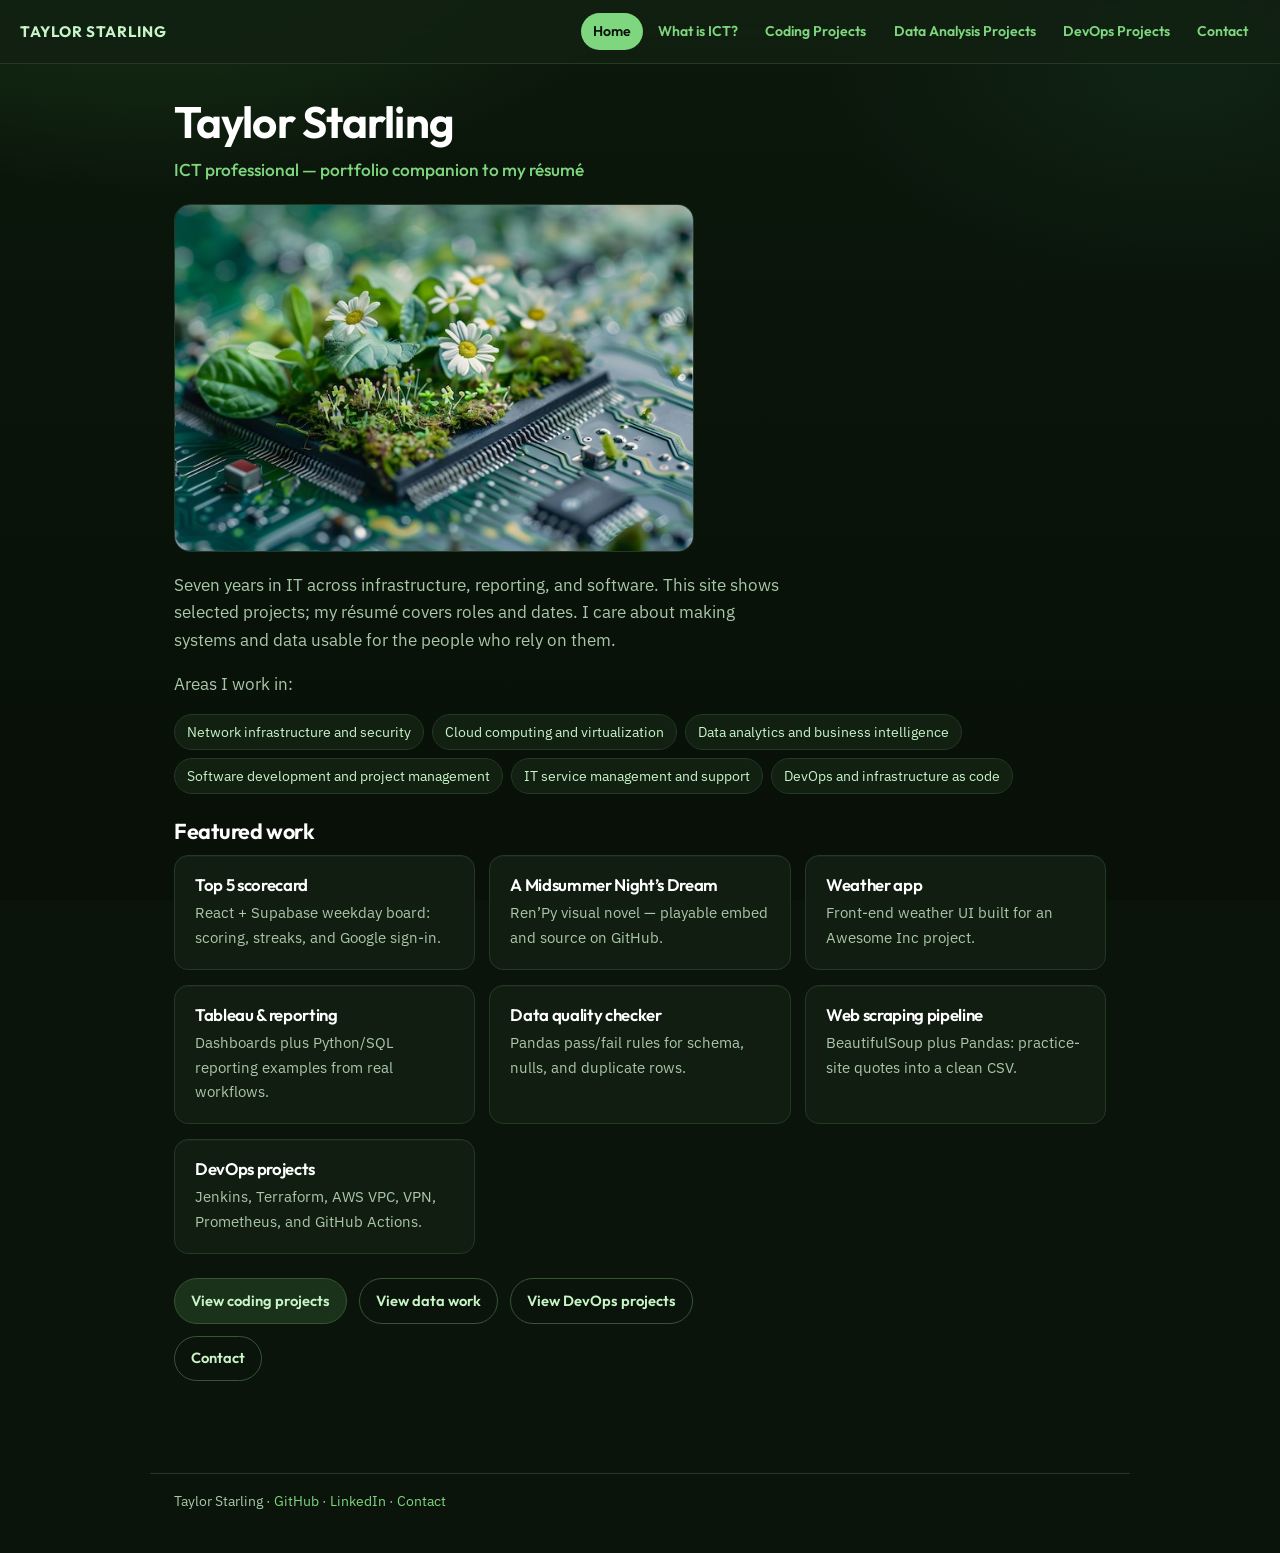
<file: index.html>
<!DOCTYPE html>
<html lang="en">
  <head>
    <meta charset="UTF-8" />
    <meta name="viewport" content="width=device-width, initial-scale=1.0" />
    <meta
      name="description"
      content="Portfolio for Taylor Starling — ICT professional. Networks, cloud, data, DevOps, and software projects to review with a résumé."
    />
    <meta property="og:type" content="website" />
    <meta property="og:title" content="Taylor Starling — ICT professional" />
    <meta
      property="og:description"
      content="Portfolio: networks, cloud, data analysis, and software projects."
    />
    <meta property="og:url" content="https://taystarlingtech.neocities.org/" />
    <meta
      property="og:image"
      content="https://taystarlingtech.neocities.org/images/greenflowerstech.jpg"
    />
    <meta name="twitter:card" content="summary_large_image" />

    <title>Taylor Starling — ICT professional</title>

    <link href="/style.css?v=20261119" rel="stylesheet" type="text/css" media="all" />
    <link rel="icon" type="image/png" href="/images/GreenTea.png" />
  </head>

  <body>
    <header class="site-header">
      <a class="nav-brand" href="/index.html">Taylor Starling</a>
      <nav class="site-nav" aria-label="Primary">
        <a href="/index.html" aria-current="page">Home</a>
        <a href="/What_Is_ICT.html">What is ICT?</a>
        <a href="/Coding_Projects.html">Coding Projects</a>
        <a href="/Data_Analysis_Projects.html">Data Analysis Projects</a>
        <a href="/DevOps_Projects.html">DevOps Projects</a>
        <a href="/Contact.html">Contact</a>
      </nav>
    </header>

    <main class="main">
      <h1>Taylor Starling</h1>
      <p class="tagline">ICT professional — portfolio companion to my résumé</p>

      <img
        src="/images/greenflowerstech.jpg"
        alt="White flowers on a circuit board"
        class="responsive hero-image reveal"
      />

      <p class="reveal">
        Seven years in IT across infrastructure, reporting, and software. This
        site shows selected projects; my résumé covers roles and dates. I care
        about making systems and data usable for the people who rely on them.
      </p>

      <p class="reveal">Areas I work in:</p>
      <ul class="skills reveal">
        <li>Network infrastructure and security</li>
        <li>Cloud computing and virtualization</li>
        <li>Data analytics and business intelligence</li>
        <li>Software development and project management</li>
        <li>IT service management and support</li>
        <li>DevOps and infrastructure as code</li>
      </ul>

      <h2 class="reveal">Featured work</h2>
      <div class="feature-grid">
        <article class="card feature-card reveal reveal-delay-1">
          <h3>
            <a href="/Coding_Projects.html#top-5">Top 5 scorecard</a>
          </h3>
          <p>React + Supabase weekday board: scoring, streaks, and Google sign-in.</p>
        </article>
        <article class="card feature-card reveal reveal-delay-2">
          <h3>
            <a href="/Coding_Projects.html">A Midsummer Night’s Dream</a>
          </h3>
          <p>Ren’Py visual novel — playable embed and source on GitHub.</p>
        </article>
        <article class="card feature-card reveal reveal-delay-3">
          <h3>
            <a href="/Coding_Projects.html">Weather app</a>
          </h3>
          <p>Front-end weather UI built for an Awesome Inc project.</p>
        </article>
        <article class="card feature-card reveal">
          <h3>
            <a href="/Data_Analysis_Projects.html">Tableau &amp; reporting</a>
          </h3>
          <p>Dashboards plus Python/SQL reporting examples from real workflows.</p>
        </article>
        <article class="card feature-card reveal reveal-delay-1">
          <h3>
            <a href="/Data_Analysis_Projects.html#data-quality-checker">Data quality checker</a>
          </h3>
          <p>Pandas pass/fail rules for schema, nulls, and duplicate rows.</p>
        </article>
        <article class="card feature-card reveal reveal-delay-2">
          <h3>
            <a href="/Data_Analysis_Projects.html#web-scraping-pipeline">Web scraping pipeline</a>
          </h3>
          <p>BeautifulSoup plus Pandas: practice-site quotes into a clean CSV.</p>
        </article>
        <article class="card feature-card reveal reveal-delay-3">
          <h3>
            <a href="/DevOps_Projects.html">DevOps projects</a>
          </h3>
          <p>Jenkins, Terraform, AWS VPC, VPN, Prometheus, and GitHub Actions.</p>
        </article>
      </div>

      <p>
        <a class="cta" href="/Coding_Projects.html">View coding projects</a>
        <a class="cta cta-secondary" href="/Data_Analysis_Projects.html">View data work</a>
        <a class="cta cta-secondary" href="/DevOps_Projects.html">View DevOps projects</a>
        <a class="cta cta-secondary" href="/Contact.html">Contact</a>
      </p>
    </main>

    <footer class="site-footer">
      <p>
        Taylor Starling ·
        <a href="https://github.com/taystarlingtech">GitHub</a> ·
        <a href="https://www.linkedin.com/in/taystarlingtech">LinkedIn</a> ·
        <a href="/Contact.html">Contact</a>
      </p>
    </footer>
    <script src="/site.js?v=20261119" defer></script>
  </body>
</html>
</file>
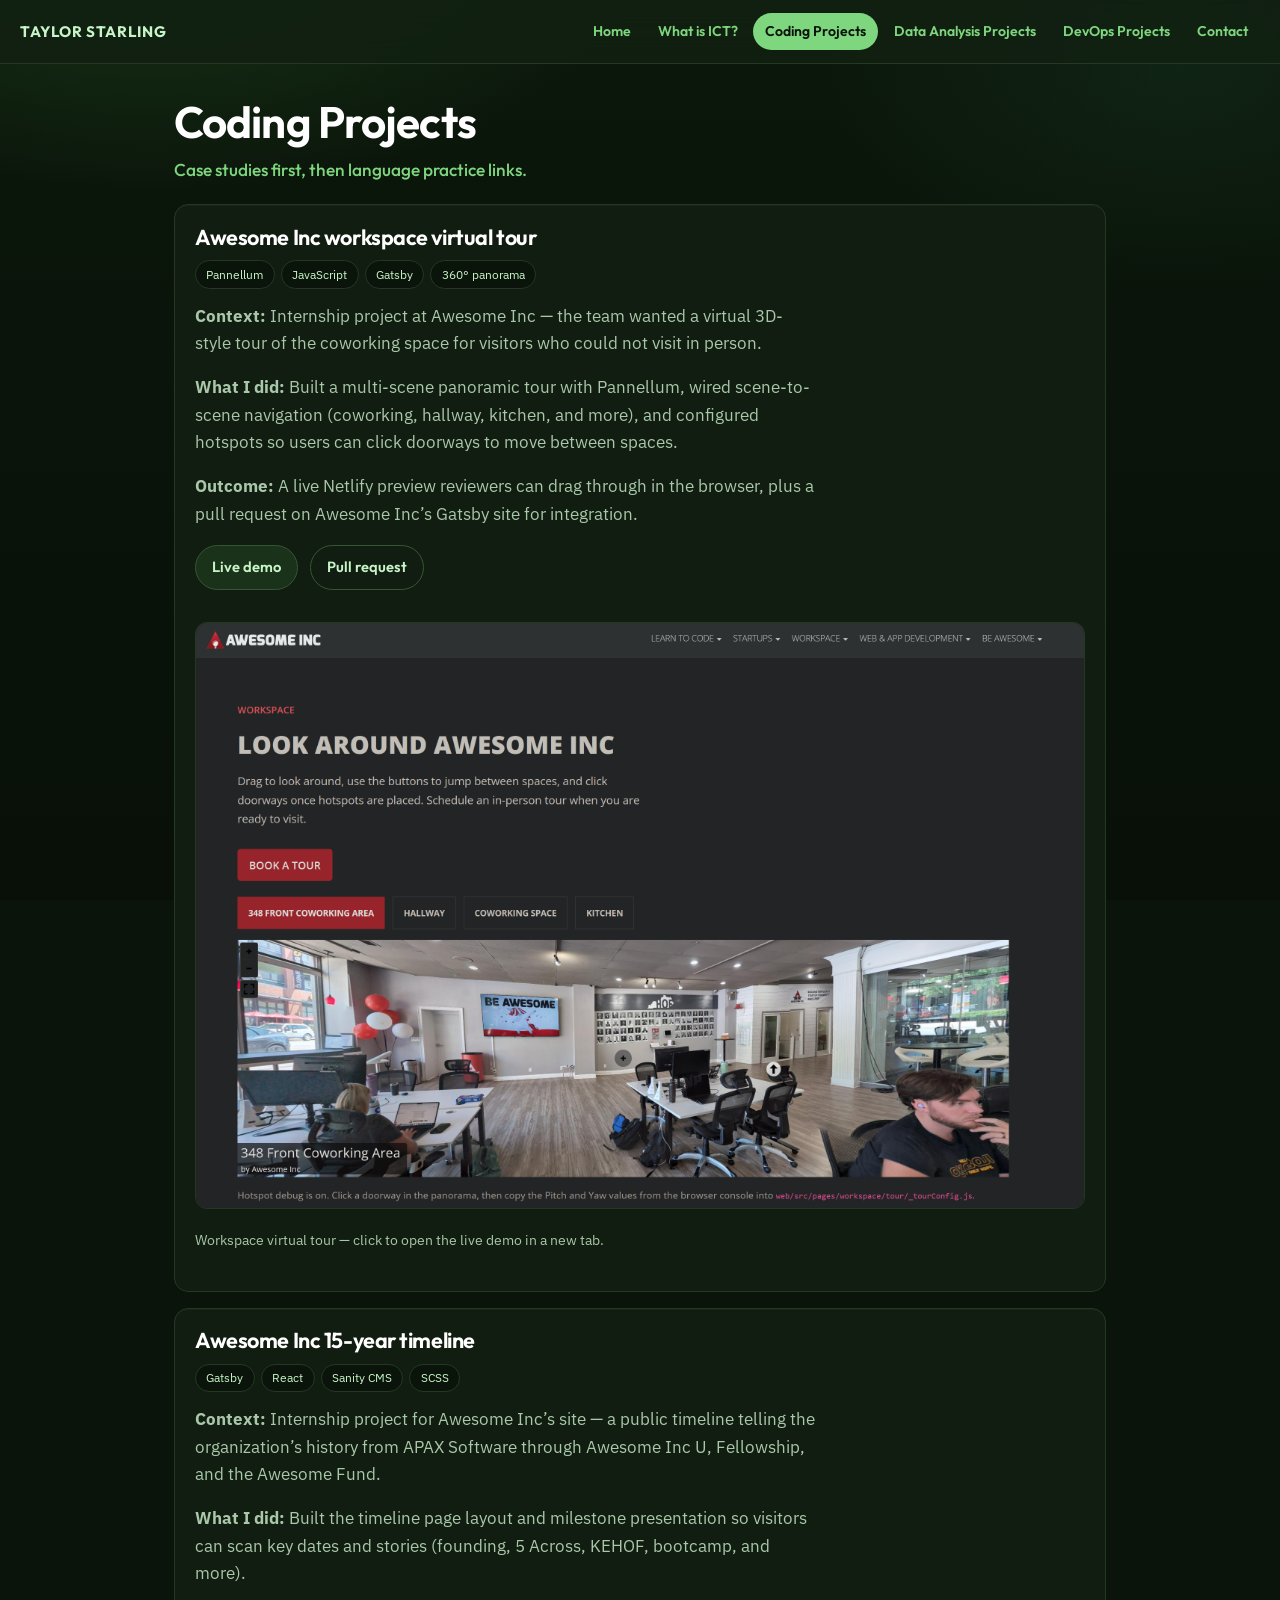
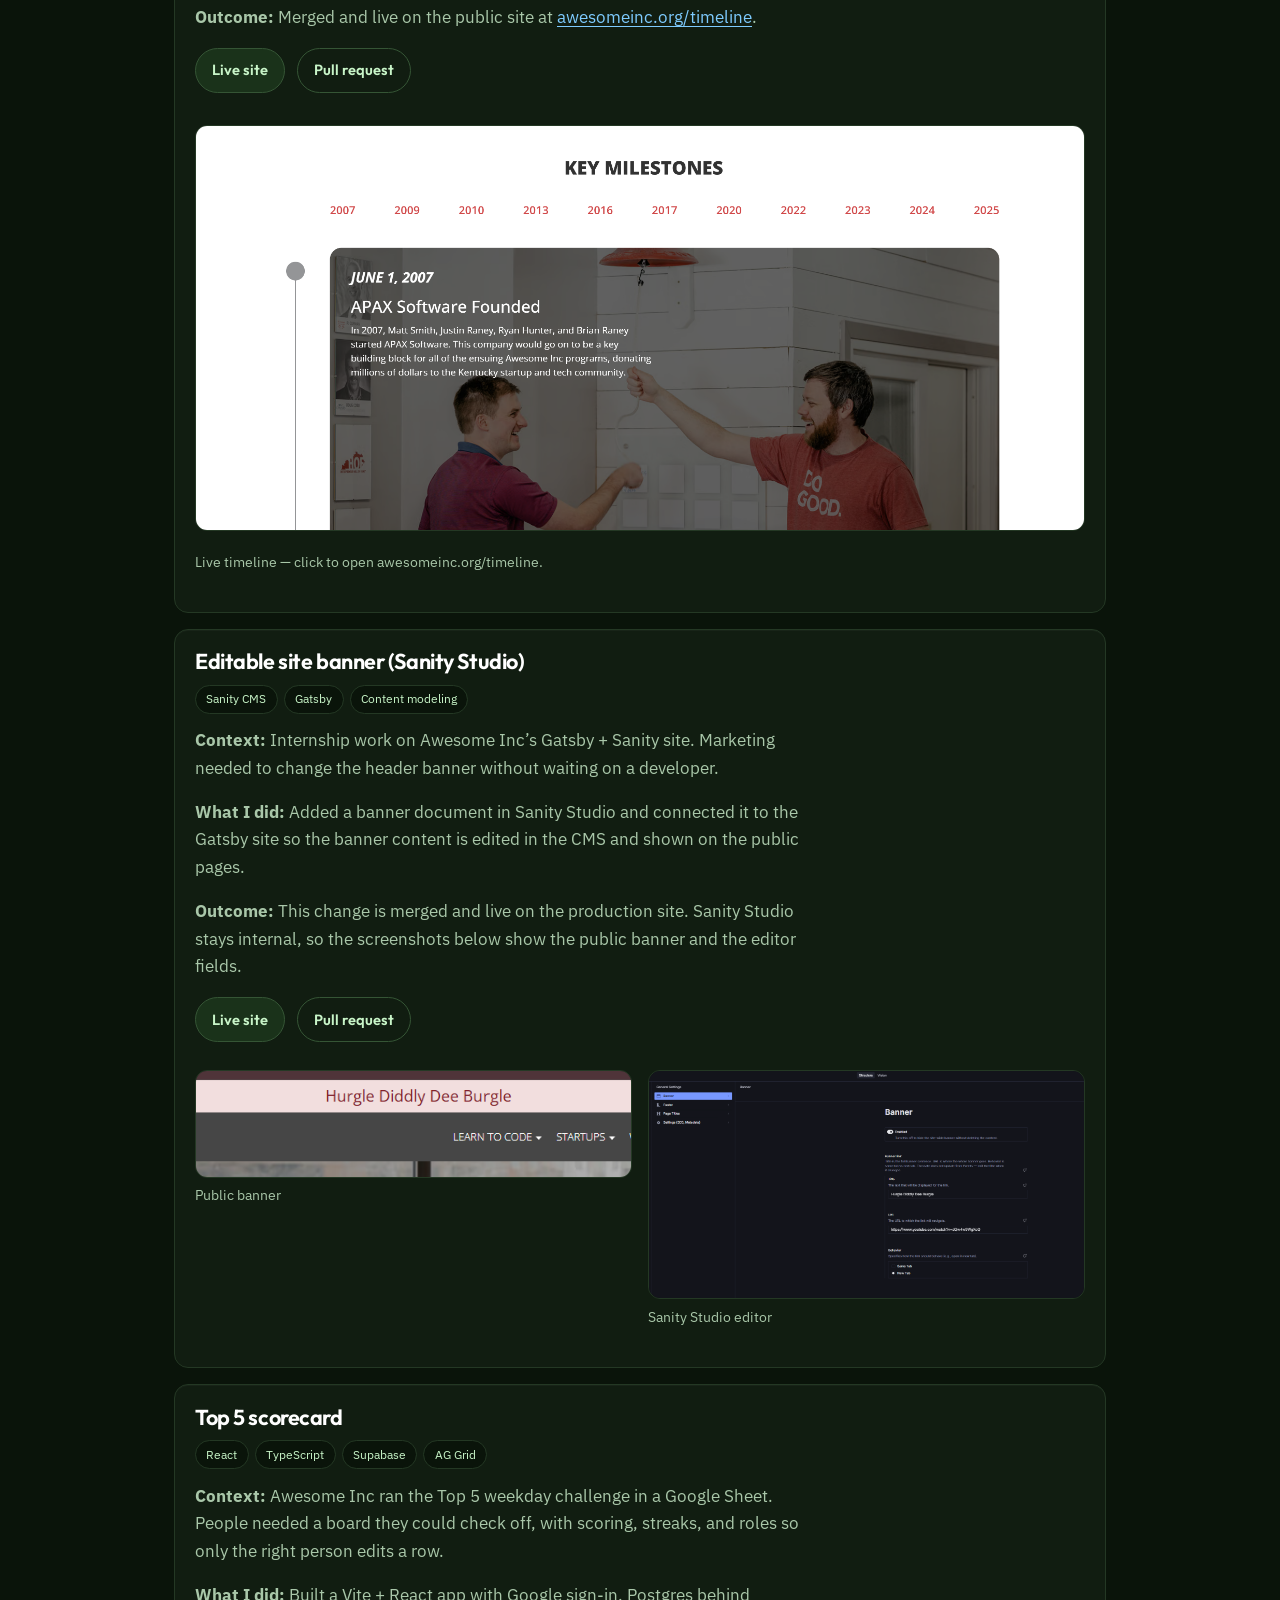
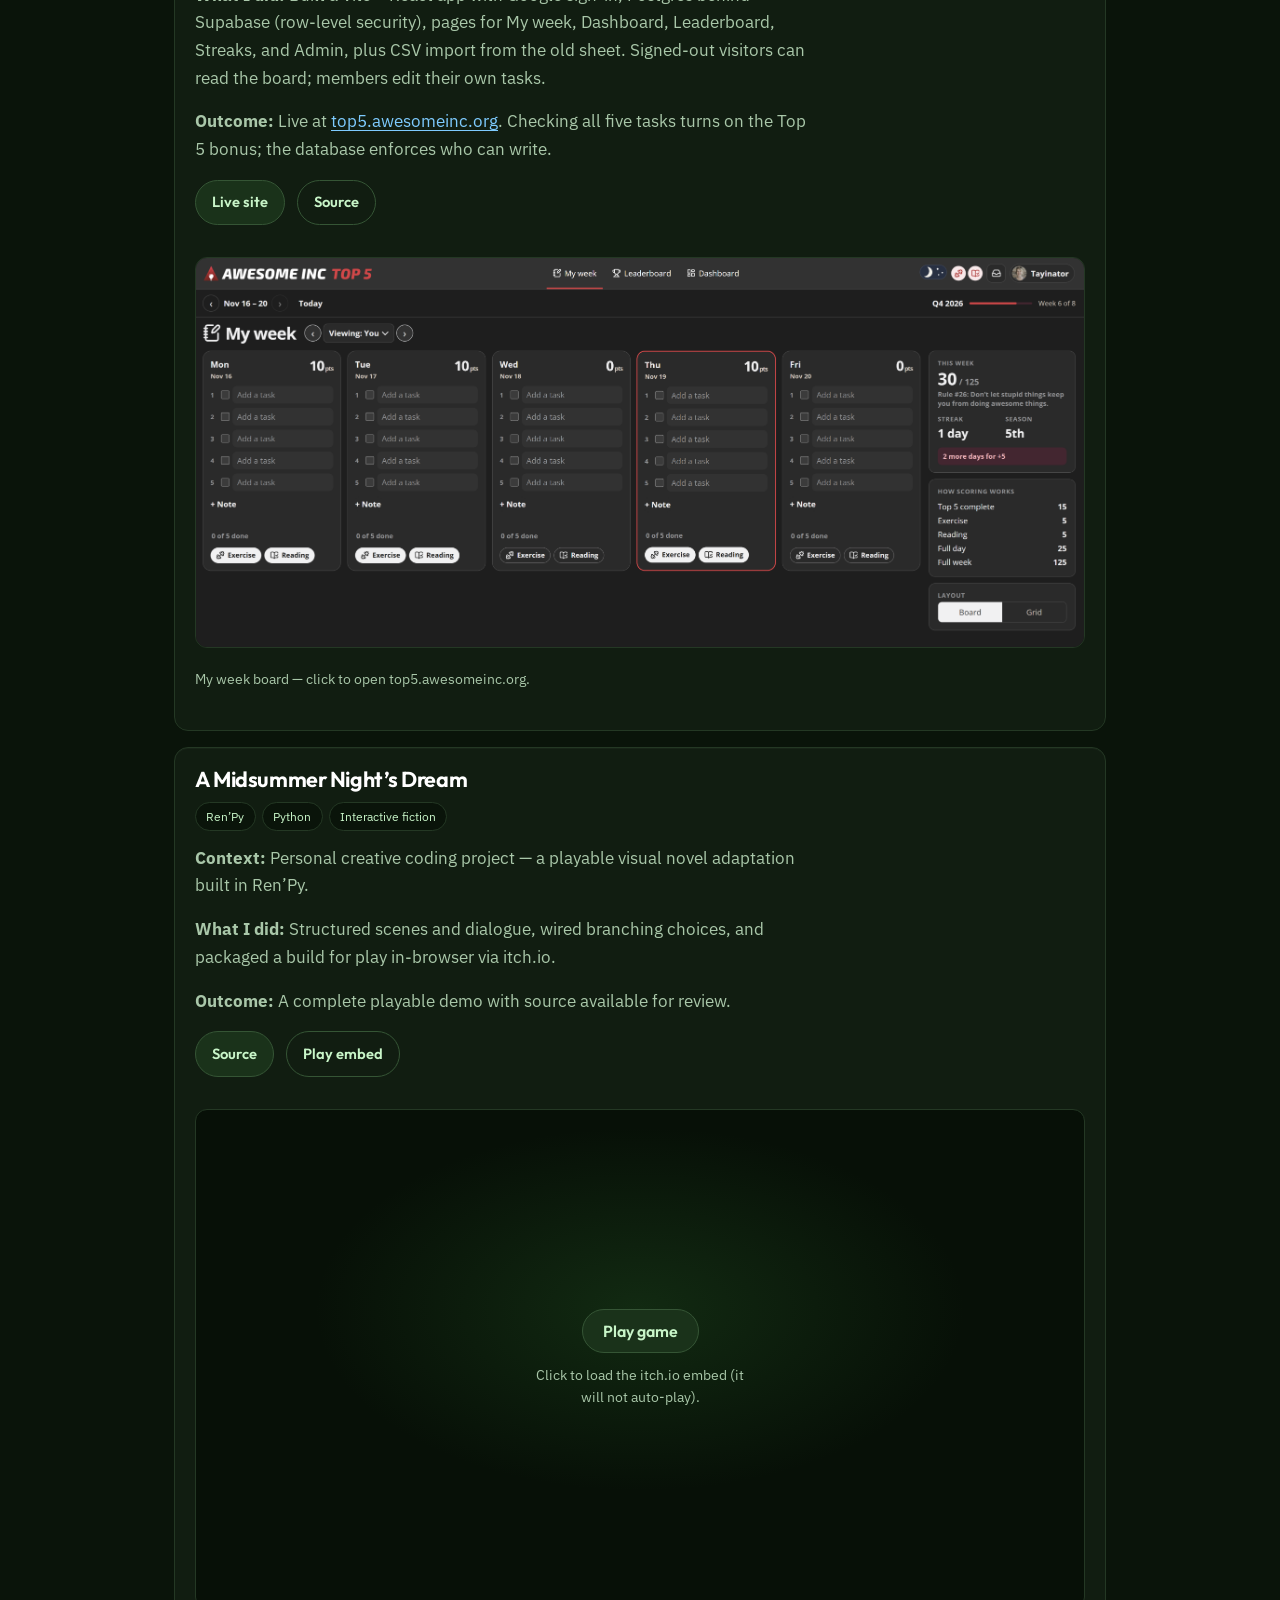
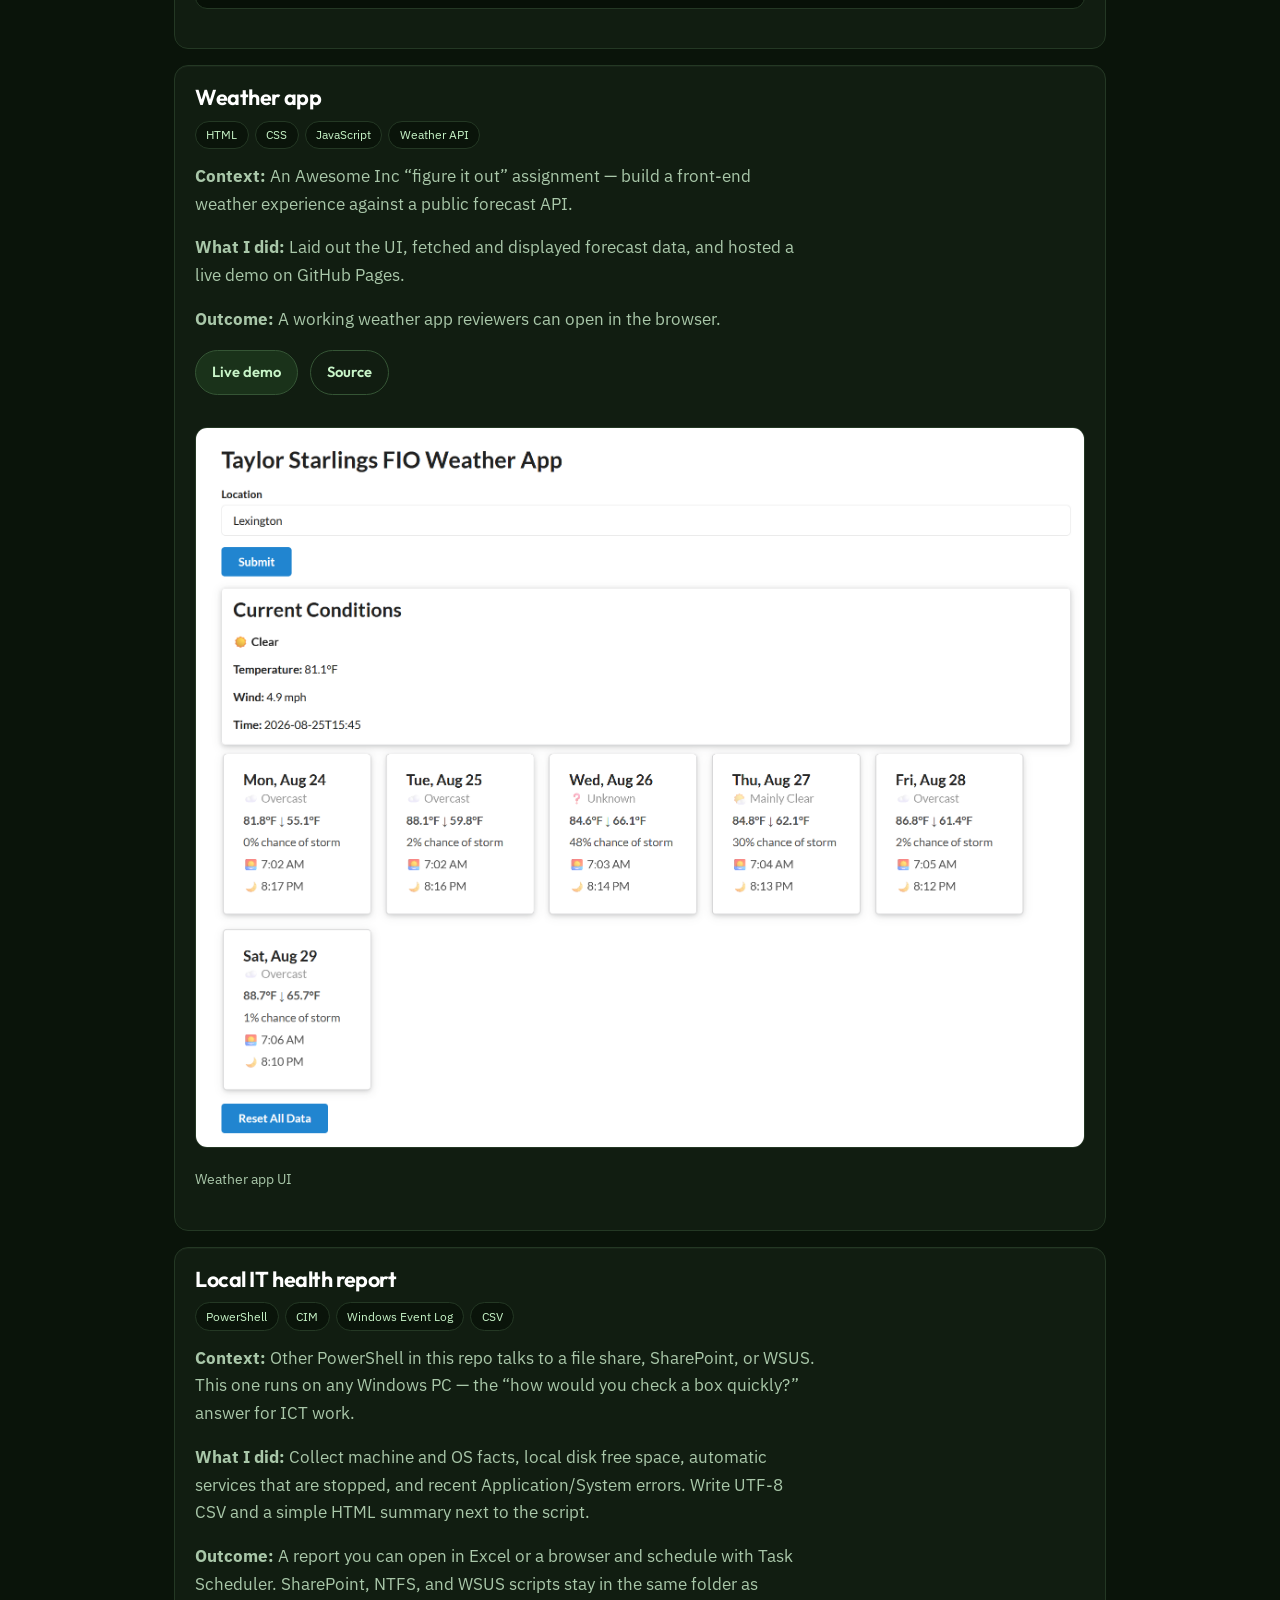
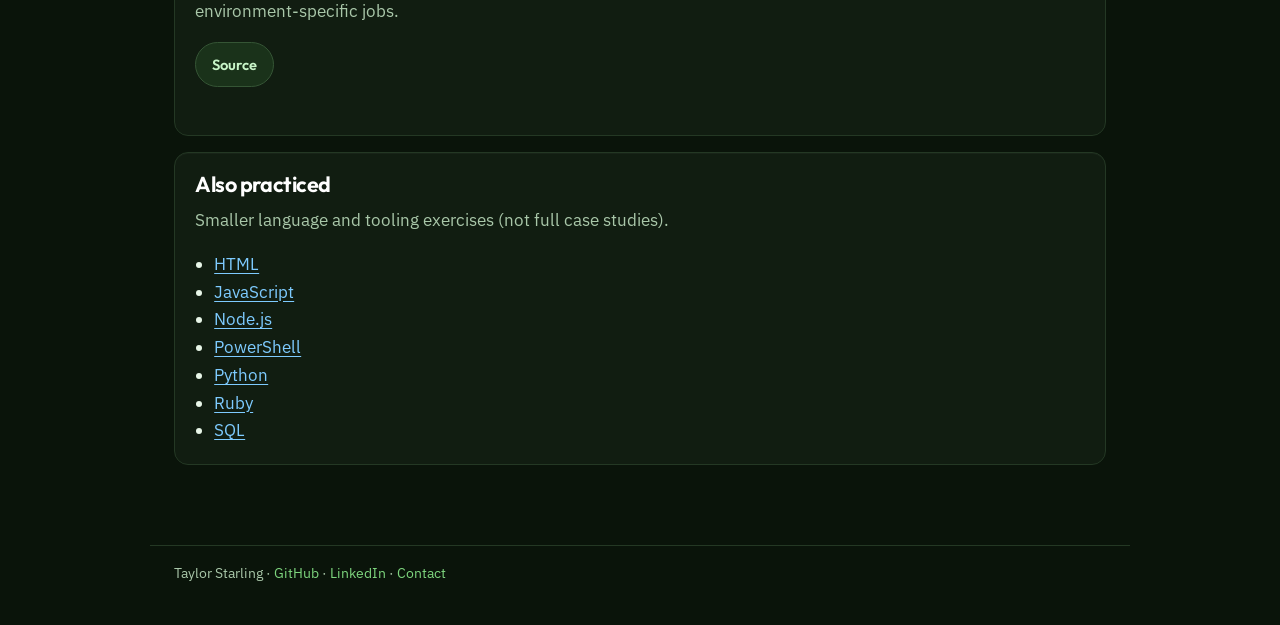
<file: Coding_Projects.html>
<!DOCTYPE html>
<html lang="en">
  <head>
    <meta charset="UTF-8" />
    <meta name="viewport" content="width=device-width, initial-scale=1.0" />
    <meta
      name="description"
      content="Coding case studies by Taylor Starling: Awesome Inc virtual tour, timeline page, Sanity CMS work, and more."
    />
    <meta property="og:type" content="website" />
    <meta property="og:title" content="Coding Projects — Taylor Starling" />
    <meta
      property="og:description"
      content="Awesome Inc virtual tour, 15-year timeline, Sanity CMS banners, and coding practice examples."
    />
    <meta
      property="og:url"
      content="https://taystarlingtech.neocities.org/Coding_Projects.html"
    />
    <meta
      property="og:image"
      content="https://taystarlingtech.neocities.org/images/greenflowerstech.jpg"
    />
    <meta name="twitter:card" content="summary_large_image" />

    <title>Coding Projects — Taylor Starling</title>

    <link href="/style.css?v=20261119b" rel="stylesheet" type="text/css" media="all" />
    <link rel="icon" type="image/png" href="/images/GreenTea.png" />
  </head>

  <body>
    <header class="site-header">
      <a class="nav-brand" href="/index.html">Taylor Starling</a>
      <nav class="site-nav" aria-label="Primary">
        <a href="/index.html">Home</a>
        <a href="/What_Is_ICT.html">What is ICT?</a>
        <a href="/Coding_Projects.html" aria-current="page">Coding Projects</a>
        <a href="/Data_Analysis_Projects.html">Data Analysis Projects</a>
        <a href="/DevOps_Projects.html">DevOps Projects</a>
        <a href="/Contact.html">Contact</a>
      </nav>
    </header>

    <main class="main">
      <h1>Coding Projects</h1>
      <p class="tagline">Case studies first, then language practice links.</p>

      <article class="card reveal">
        <h2>Awesome Inc workspace virtual tour</h2>
        <p class="stack">
          <span>Pannellum</span>
          <span>JavaScript</span>
          <span>Gatsby</span>
          <span>360° panorama</span>
        </p>
        <p>
          <strong>Context:</strong> Internship project at Awesome Inc — the team
          wanted a virtual 3D-style tour of the coworking space for visitors
          who could not visit in person.
        </p>
        <p>
          <strong>What I did:</strong> Built a multi-scene panoramic tour with
          Pannellum, wired scene-to-scene navigation (coworking, hallway,
          kitchen, and more), and configured hotspots so users can click
          doorways to move between spaces.
        </p>
        <p>
          <strong>Outcome:</strong> A live Netlify preview reviewers can drag
          through in the browser, plus a pull request on Awesome Inc’s Gatsby
          site for integration.
        </p>
        <p>
          <a class="cta" href="https://pannellum-test--ainc-gatsby-sanity.netlify.app/workspace/tour/">Live demo</a>
          <a class="cta cta-secondary" href="https://github.com/ainc/ainc-gatsby-sanity/pull/579">Pull request</a>
        </p>

        <figure>
          <a href="https://pannellum-test--ainc-gatsby-sanity.netlify.app/workspace/tour/">
            <img
              src="/images/ainc_Pannellum_screenshot.png"
              alt="Screenshot of the Awesome Inc workspace virtual tour built with Pannellum"
              class="responsive"
            />
          </a>
          <figcaption>
            Workspace virtual tour — click to open the live demo in a new tab.
          </figcaption>
        </figure>
      </article>

      <article class="card reveal" id="ainc-timeline">
        <h2>Awesome Inc 15-year timeline</h2>
        <p class="stack">
          <span>Gatsby</span>
          <span>React</span>
          <span>Sanity CMS</span>
          <span>SCSS</span>
        </p>
        <p>
          <strong>Context:</strong> Internship project for Awesome Inc’s site —
          a public timeline telling the organization’s history from APAX
          Software through Awesome Inc U, Fellowship, and the Awesome Fund.
        </p>
        <p>
          <strong>What I did:</strong> Built the timeline page layout and
          milestone presentation so visitors can scan key dates and stories
          (founding, 5 Across, KEHOF, bootcamp, and more).
        </p>
        <p>
          <strong>Outcome:</strong> Merged and live on the public site at
          <a href="https://awesomeinc.org/timeline/">awesomeinc.org/timeline</a>.
        </p>
        <p>
          <a class="cta" href="https://awesomeinc.org/timeline/">Live site</a>
          <a class="cta cta-secondary" href="https://github.com/ainc/ainc-gatsby-sanity/pull/580">Pull request</a>
        </p>
        <figure>
          <a href="https://awesomeinc.org/timeline/">
            <img
              src="/images/timelinesnip.png"
              alt="Key Milestones on the live Awesome Inc timeline, showing APAX Software Founded in 2007"
              class="responsive"
            />
          </a>
          <figcaption>
            Live timeline — click to open awesomeinc.org/timeline.
          </figcaption>
        </figure>
      </article>

      <article class="card reveal">
        <h2>Editable site banner (Sanity Studio)</h2>
        <p class="stack">
          <span>Sanity CMS</span>
          <span>Gatsby</span>
          <span>Content modeling</span>
        </p>
        <p>
          <strong>Context:</strong> Internship work on Awesome Inc’s Gatsby +
          Sanity site. Marketing needed to change the header banner without
          waiting on a developer.
        </p>
        <p>
          <strong>What I did:</strong> Added a banner document in Sanity Studio
          and connected it to the Gatsby site so the banner content is edited
          in the CMS and shown on the public pages.
        </p>
        <p>
          <strong>Outcome:</strong> This change is merged and live on the
          production site. Sanity Studio stays internal, so the screenshots
          below show the public banner and the editor fields.
        </p>
        <p>
          <a class="cta" href="https://www.awesomeinc.org/">Live site</a>
          <a class="cta cta-secondary" href="https://github.com/ainc/ainc-gatsby-sanity/pull/586">Pull request</a>
        </p>
        <div class="gallery">
          <figure>
            <img
              src="/images/BannerSnip.png"
              alt="Header banner on the Awesome Inc website"
              class="responsive"
            />
            <figcaption>Public banner</figcaption>
          </figure>
          <figure>
            <img
              src="/images/studioCMSBanner.png"
              alt="Sanity Studio fields used to edit the site banner"
              class="responsive"
            />
            <figcaption>Sanity Studio editor</figcaption>
          </figure>
        </div>
      </article>

      <article class="card reveal" id="top-5">
        <h2>Top 5 scorecard</h2>
        <p class="stack">
          <span>React</span>
          <span>TypeScript</span>
          <span>Supabase</span>
          <span>AG Grid</span>
        </p>
        <p>
          <strong>Context:</strong> Awesome Inc ran the Top 5 weekday challenge
          in a Google Sheet. People needed a board they could check off, with
          scoring, streaks, and roles so only the right person edits a row.
        </p>
        <p>
          <strong>What I did:</strong> Built a Vite + React app with Google
          sign-in, Postgres behind Supabase (row-level security), pages for
          My week, Dashboard, Leaderboard, Streaks, and Admin, plus CSV import
          from the old sheet. Signed-out visitors can read the board; members
          edit their own tasks.
        </p>
        <p>
          <strong>Outcome:</strong> Live at
          <a href="https://top5.awesomeinc.org/">top5.awesomeinc.org</a>.
          Checking all five tasks turns on the Top 5 bonus; the database
          enforces who can write.
        </p>
        <p>
          <a class="cta" href="https://top5.awesomeinc.org/">Live site</a>
          <a class="cta cta-secondary" href="https://github.com/ainc/top-5-web-app">Source</a>
        </p>
        <figure>
          <a href="https://top5.awesomeinc.org/">
            <img
              src="/images/top5snip.png"
              alt="Top 5 My week board with Monday through Friday task columns, scoring, and Google sign-in"
              class="responsive"
            />
          </a>
          <figcaption>
            My week board — click to open top5.awesomeinc.org.
          </figcaption>
        </figure>
      </article>

      <article class="card reveal">
        <h2>A Midsummer Night’s Dream</h2>
        <p class="stack">
          <span>Ren’Py</span>
          <span>Python</span>
          <span>Interactive fiction</span>
        </p>
        <p>
          <strong>Context:</strong> Personal creative coding project — a playable
          visual novel adaptation built in Ren’Py.
        </p>
        <p>
          <strong>What I did:</strong> Structured scenes and dialogue, wired
          branching choices, and packaged a build for play in-browser via itch.io.
        </p>
        <p>
          <strong>Outcome:</strong> A complete playable demo with source available
          for review.
        </p>
        <p>
          <a class="cta" href="https://github.com/taystarlingtech/A-Midsummer-Nights-Dream">Source</a>
          <a class="cta cta-secondary" href="https://itch.io/embed-upload/17731059?color=333333">Play embed</a>
        </p>

        <div
          class="game-container"
          data-embed-src="https://itch.io/embed-upload/17731059?color=333333"
          data-embed-title="A Midsummer Night’s Dream — playable embed"
        >
          <button type="button" class="game-play-btn">
            Play game
          </button>
          <p class="game-play-note">Click to load the itch.io embed (it will not auto-play).</p>
        </div>
      </article>

      <article class="card reveal">
        <h2>Weather app</h2>
        <p class="stack">
          <span>HTML</span>
          <span>CSS</span>
          <span>JavaScript</span>
          <span>Weather API</span>
        </p>
        <p>
          <strong>Context:</strong> An Awesome Inc “figure it out” assignment —
          build a front-end weather experience against a public forecast API.
        </p>
        <p>
          <strong>What I did:</strong> Laid out the UI, fetched and displayed
          forecast data, and hosted a live demo on GitHub Pages.
        </p>
        <p>
          <strong>Outcome:</strong> A working weather app reviewers can open in
          the browser.
        </p>
        <p>
          <a class="cta" href="https://taystarlingtech.github.io/Awesome-Inc-FIO-Project/">Live demo</a>
          <a class="cta cta-secondary" href="https://github.com/taystarlingtech/Awesome-Inc-FIO-Project">Source</a>
        </p>
        <figure>
          <img
            src="/images/FIO_App_Snap.png"
            alt="Screenshot of the weather app interface"
            class="responsive"
          />
          <figcaption>Weather app UI</figcaption>
        </figure>
      </article>

      <article class="card reveal" id="it-health-report">
        <h2>
          <a href="https://github.com/taystarlingtech/Coding-Practice-Examples/tree/main/Powershell/Local%20IT%20Health%20Report">Local IT health report</a>
        </h2>
        <p class="stack">
          <span>PowerShell</span>
          <span>CIM</span>
          <span>Windows Event Log</span>
          <span>CSV</span>
        </p>
        <p>
          <strong>Context:</strong> Other PowerShell in this repo talks to a
          file share, SharePoint, or WSUS. This one runs on any Windows PC —
          the “how would you check a box quickly?” answer for ICT work.
        </p>
        <p>
          <strong>What I did:</strong> Collect machine and OS facts, local disk
          free space, automatic services that are stopped, and recent
          Application/System errors. Write UTF-8 CSV and a simple HTML summary
          next to the script.
        </p>
        <p>
          <strong>Outcome:</strong> A report you can open in Excel or a browser
          and schedule with Task Scheduler. SharePoint, NTFS, and WSUS scripts
          stay in the same folder as environment-specific jobs.
        </p>
        <p>
          <a class="cta" href="https://github.com/taystarlingtech/Coding-Practice-Examples/tree/main/Powershell/Local%20IT%20Health%20Report">Source</a>
        </p>
      </article>

      <article class="card reveal">
        <h2>
          <a href="https://github.com/taystarlingtech/Coding-Practice-Examples">
            Also practiced
          </a>
        </h2>
        <p>Smaller language and tooling exercises (not full case studies).</p>
        <ul class="project-list">
          <li>
            <a href="https://github.com/taystarlingtech/Coding-Practice-Examples/tree/main/HTML">HTML</a>
          </li>
          <li>
            <a href="https://github.com/taystarlingtech/Coding-Practice-Examples/tree/main/Javascript/">JavaScript</a>
          </li>
          <li>
            <a href="https://github.com/taystarlingtech/Coding-Practice-Examples/tree/main/Node%20JS">Node.js</a>
          </li>
          <li>
            <a href="https://github.com/taystarlingtech/Coding-Practice-Examples/tree/main/Powershell">PowerShell</a>
          </li>
          <li>
            <a href="https://github.com/taystarlingtech/Coding-Practice-Examples/tree/main/Python">Python</a>
          </li>
          <li>
            <a href="https://github.com/taystarlingtech/Coding-Practice-Examples/tree/main/Ruby">Ruby</a>
          </li>
          <li>
            <a href="https://github.com/taystarlingtech/Coding-Practice-Examples/tree/main/SQL">SQL</a>
          </li>
        </ul>
      </article>
    </main>

    <footer class="site-footer">
      <p>
        Taylor Starling ·
        <a href="https://github.com/taystarlingtech">GitHub</a> ·
        <a href="https://www.linkedin.com/in/taystarlingtech">LinkedIn</a> ·
        <a href="/Contact.html">Contact</a>
      </p>
    </footer>
    <script src="/site.js?v=20261119b" defer></script>
  </body>
</html>
</file>
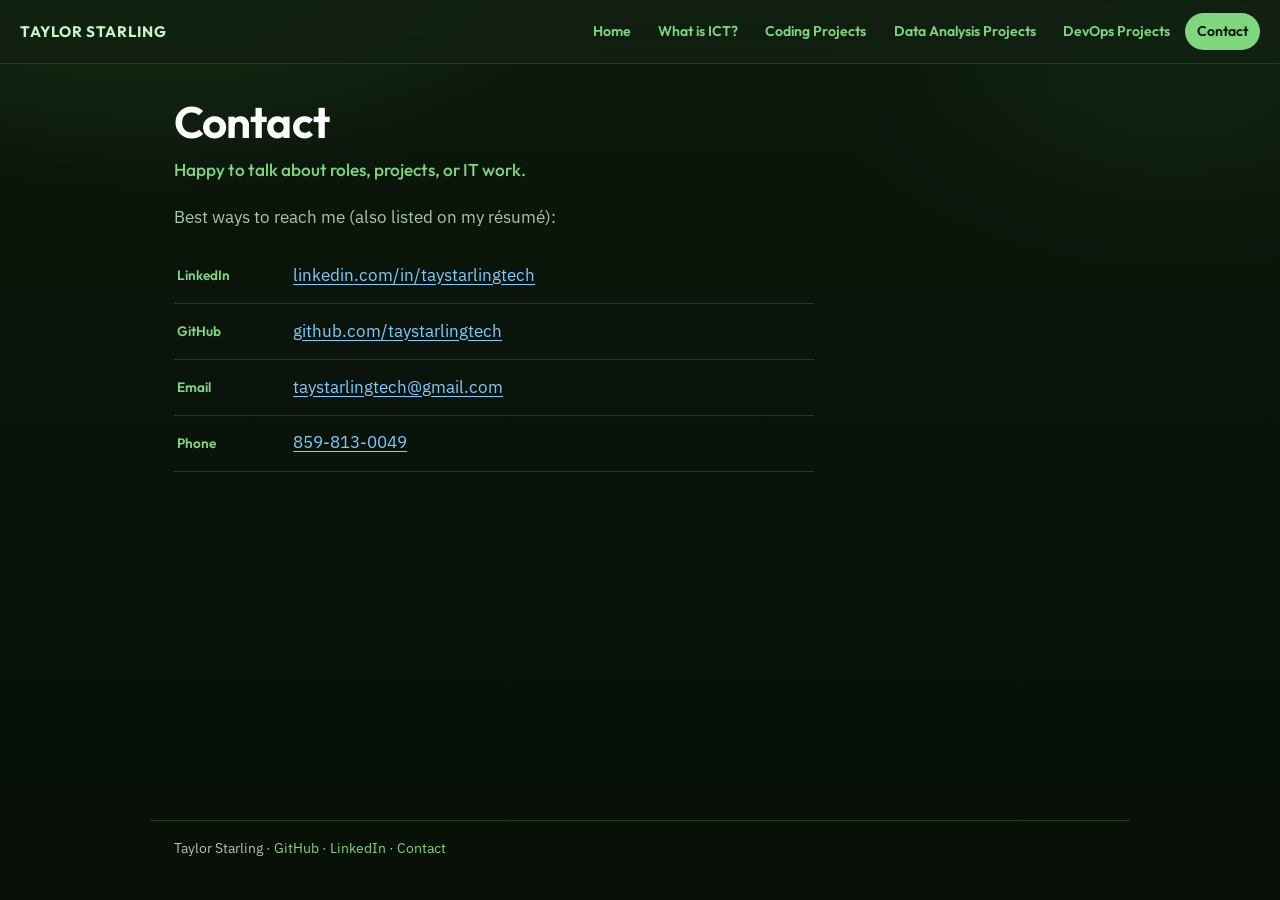
<file: Contact.html>
<!DOCTYPE html>
<html lang="en">
  <head>
    <meta charset="UTF-8" />
    <meta name="viewport" content="width=device-width, initial-scale=1.0" />
    <meta
      name="description"
      content="Contact Taylor Starling via LinkedIn, GitHub, or email."
    />
    <meta property="og:type" content="website" />
    <meta property="og:title" content="Contact — Taylor Starling" />
    <meta
      property="og:description"
      content="LinkedIn, GitHub, email, and phone for Taylor Starling."
    />
    <meta
      property="og:url"
      content="https://taystarlingtech.neocities.org/Contact.html"
    />
    <meta
      property="og:image"
      content="https://taystarlingtech.neocities.org/images/greenflowerstech.jpg"
    />
    <meta name="twitter:card" content="summary_large_image" />

    <title>Contact — Taylor Starling</title>

    <link href="/style.css?v=20261119" rel="stylesheet" type="text/css" media="all" />
    <link rel="icon" type="image/png" href="/images/GreenTea.png" />
  </head>

  <body>
    <header class="site-header">
      <a class="nav-brand" href="/index.html">Taylor Starling</a>
      <nav class="site-nav" aria-label="Primary">
        <a href="/index.html">Home</a>
        <a href="/What_Is_ICT.html">What is ICT?</a>
        <a href="/Coding_Projects.html">Coding Projects</a>
        <a href="/Data_Analysis_Projects.html">Data Analysis Projects</a>
        <a href="/DevOps_Projects.html">DevOps Projects</a>
        <a href="/Contact.html" aria-current="page">Contact</a>
      </nav>
    </header>

    <main class="main">
      <h1>Contact</h1>
      <p class="tagline">Happy to talk about roles, projects, or IT work.</p>
      <p>Best ways to reach me (also listed on my résumé):</p>

      <ul class="contact-list reveal">
        <li>
          <span class="contact-label">LinkedIn</span>
          <a href="https://www.linkedin.com/in/taystarlingtech">linkedin.com/in/taystarlingtech</a>
        </li>
        <li>
          <span class="contact-label">GitHub</span>
          <a href="https://github.com/taystarlingtech">github.com/taystarlingtech</a>
        </li>
        <li>
          <span class="contact-label">Email</span>
          <a href="mailto:taystarlingtech@gmail.com">taystarlingtech@gmail.com</a>
        </li>
        <li>
          <span class="contact-label">Phone</span>
          <a href="tel:+18598130049">859-813-0049</a>
        </li>
      </ul>
    </main>

    <footer class="site-footer">
      <p>
        Taylor Starling ·
        <a href="https://github.com/taystarlingtech">GitHub</a> ·
        <a href="https://www.linkedin.com/in/taystarlingtech">LinkedIn</a> ·
        <a href="/Contact.html">Contact</a>
      </p>
    </footer>
    <script src="/site.js?v=20261119" defer></script>
  </body>
</html>
</file>
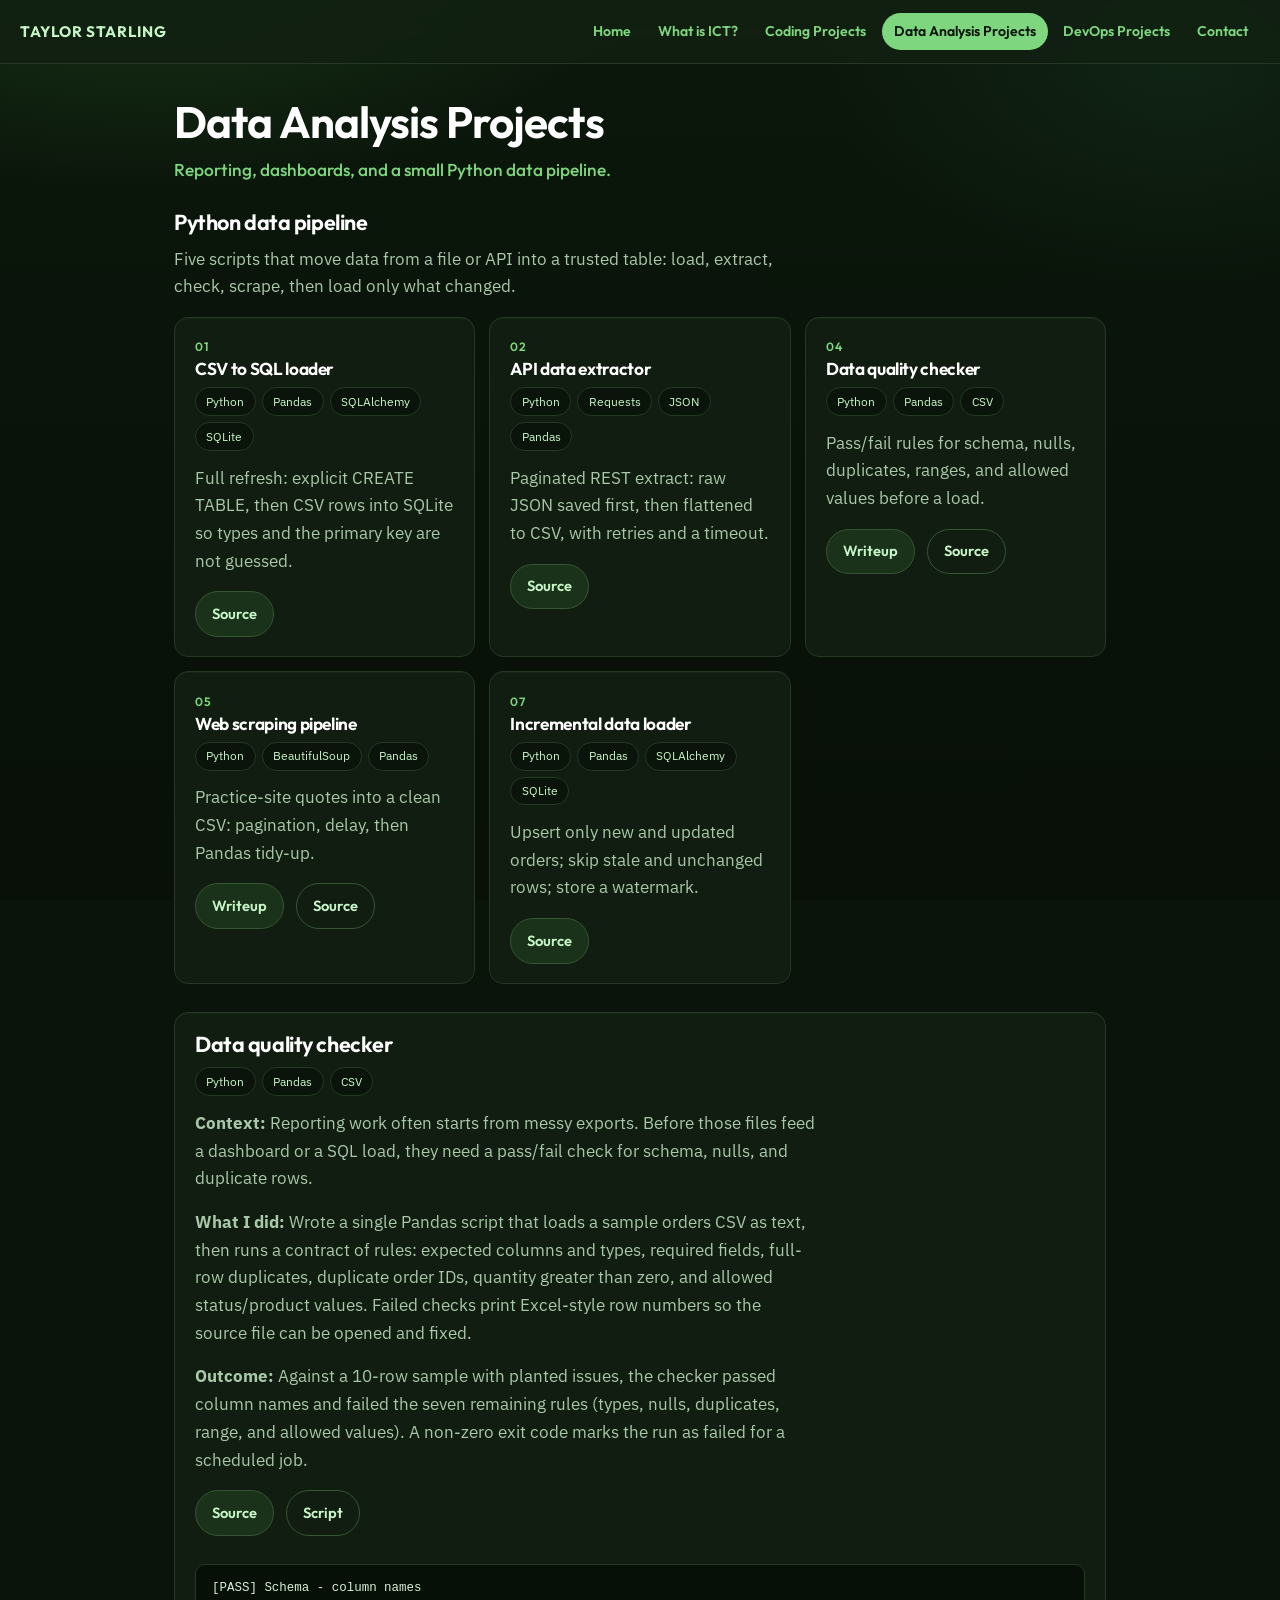
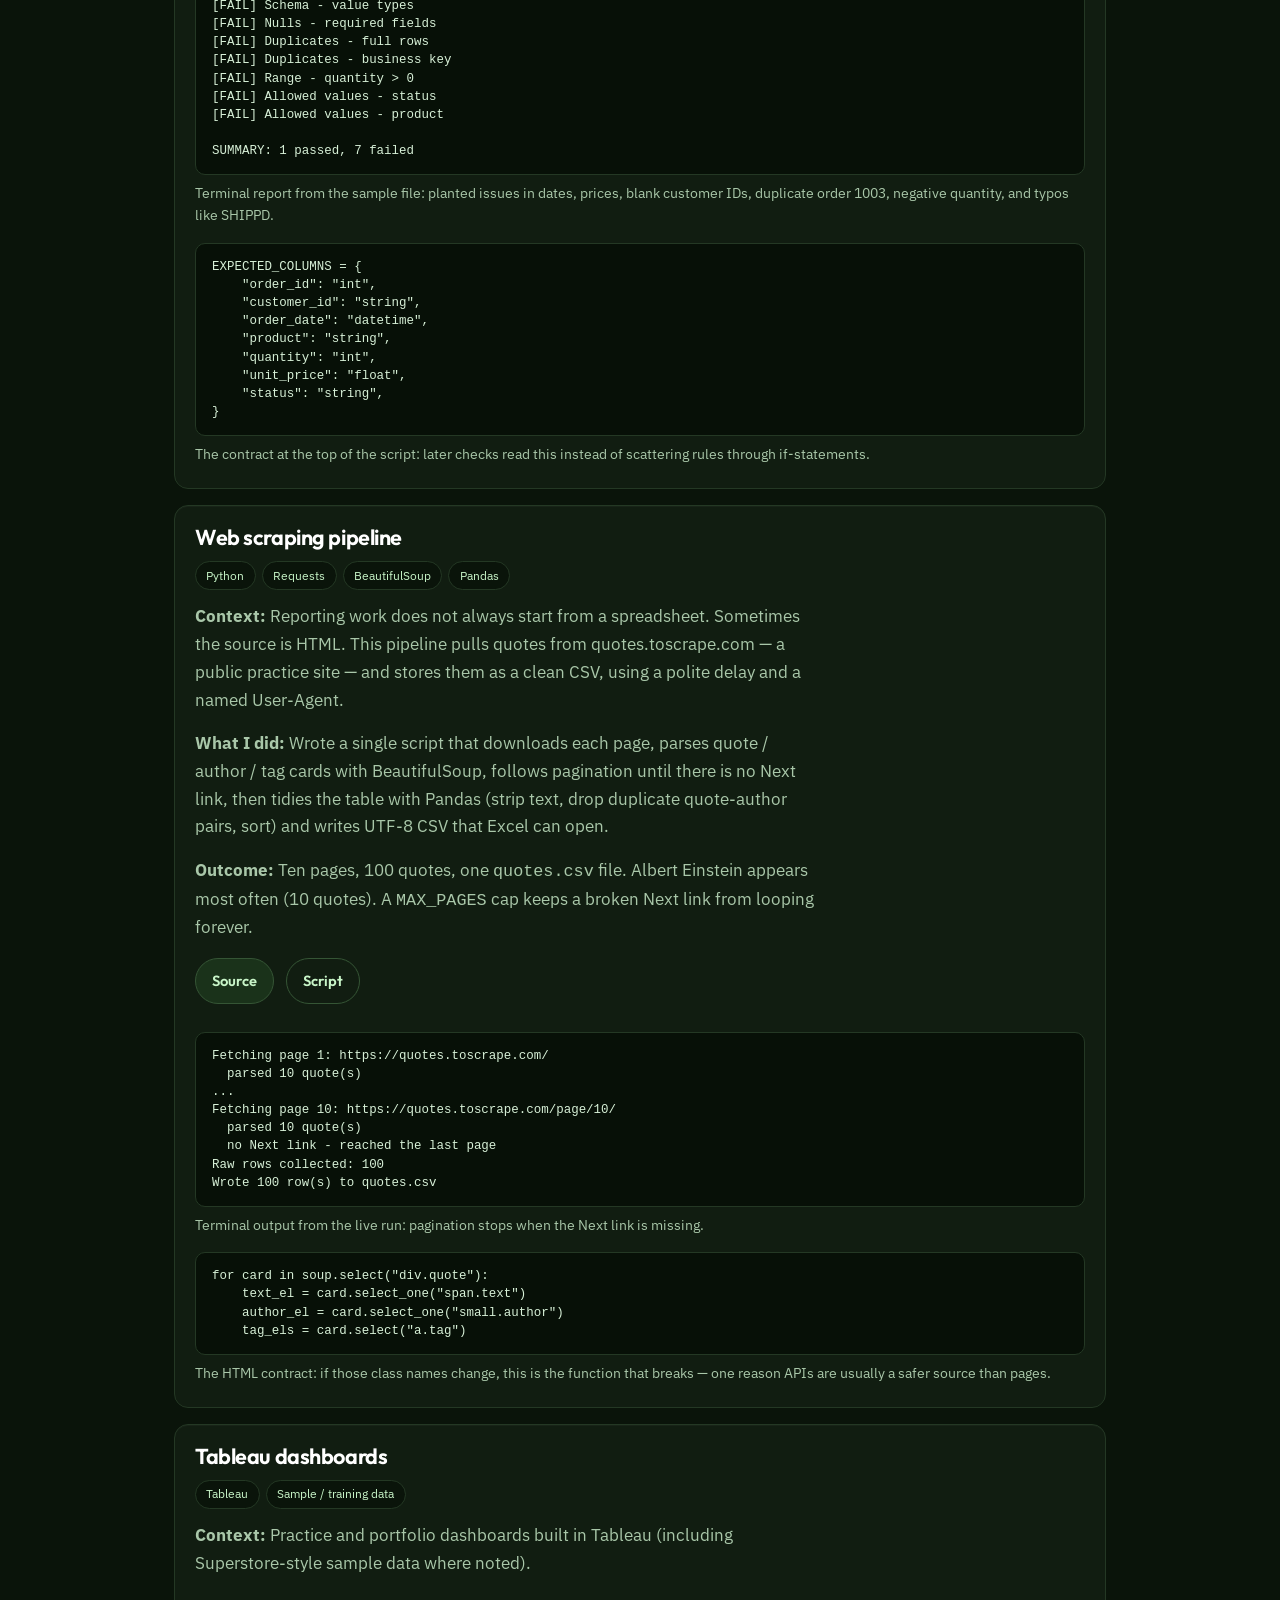
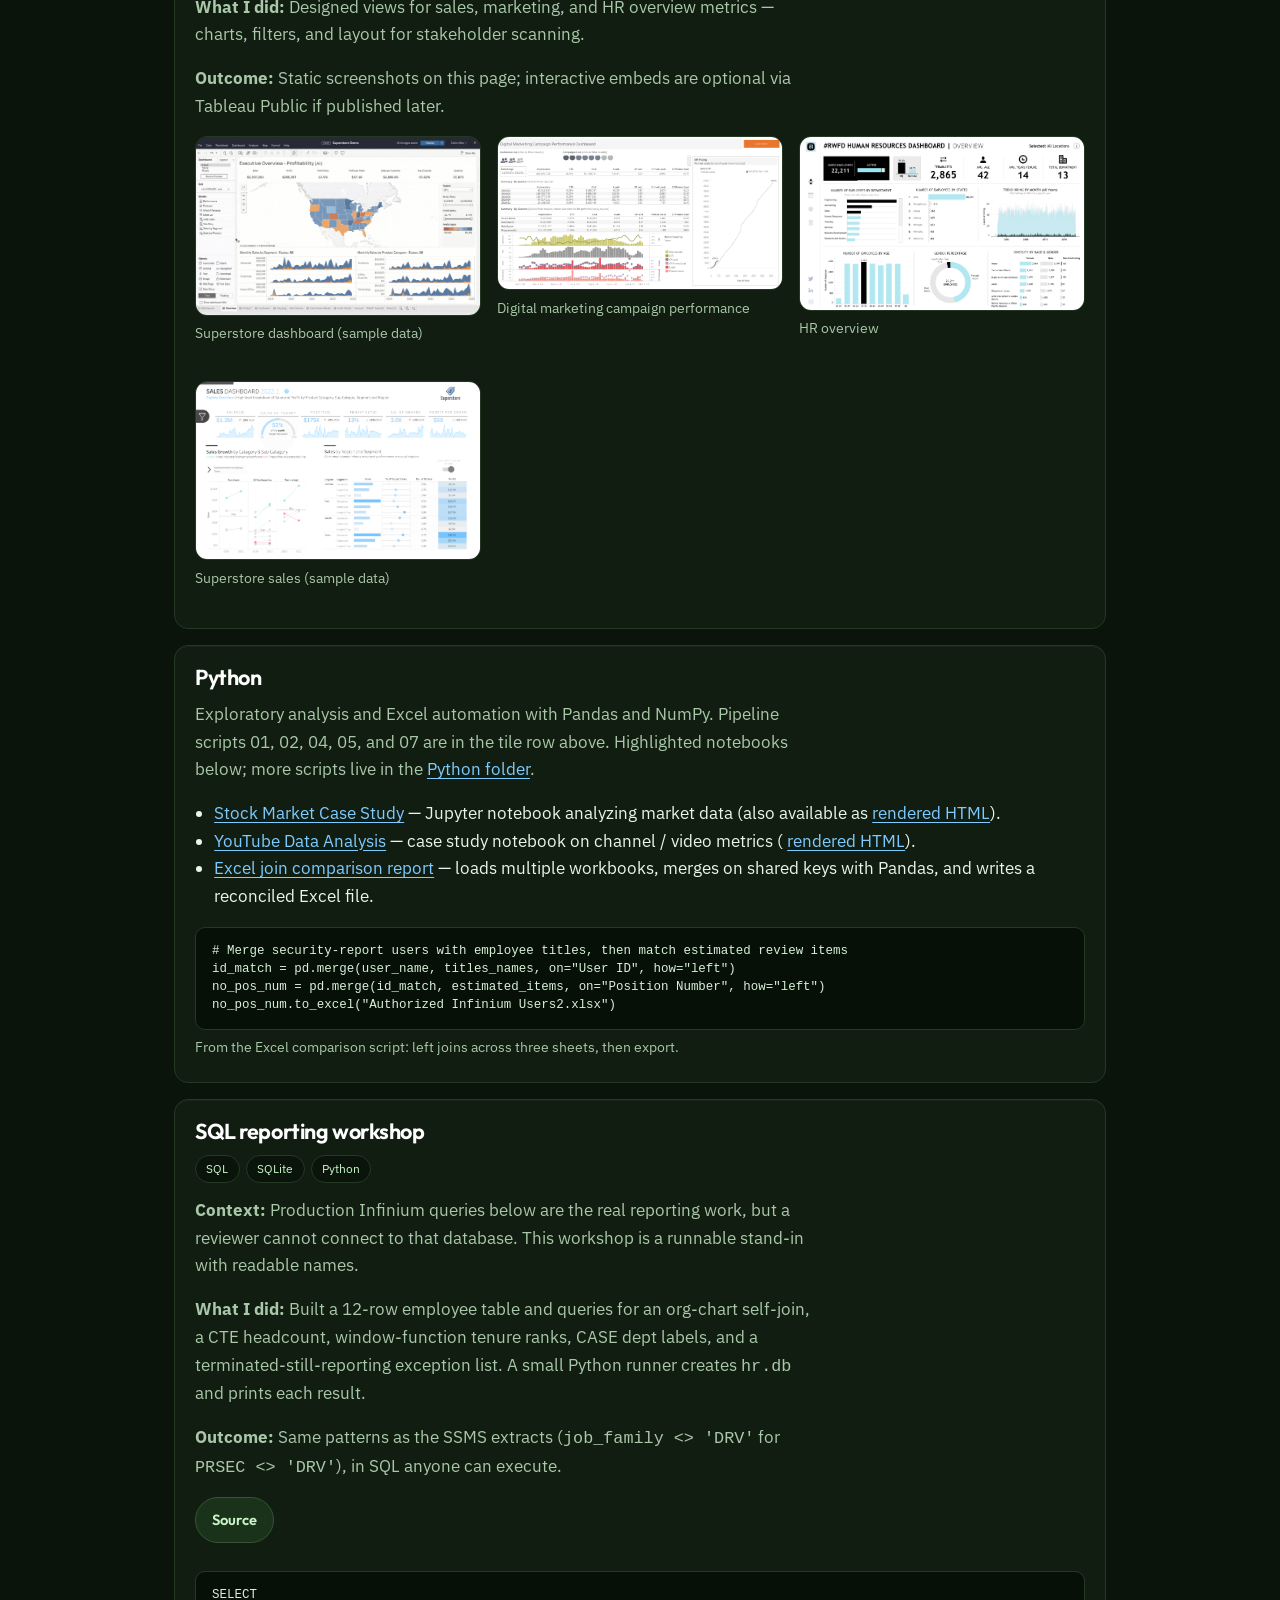
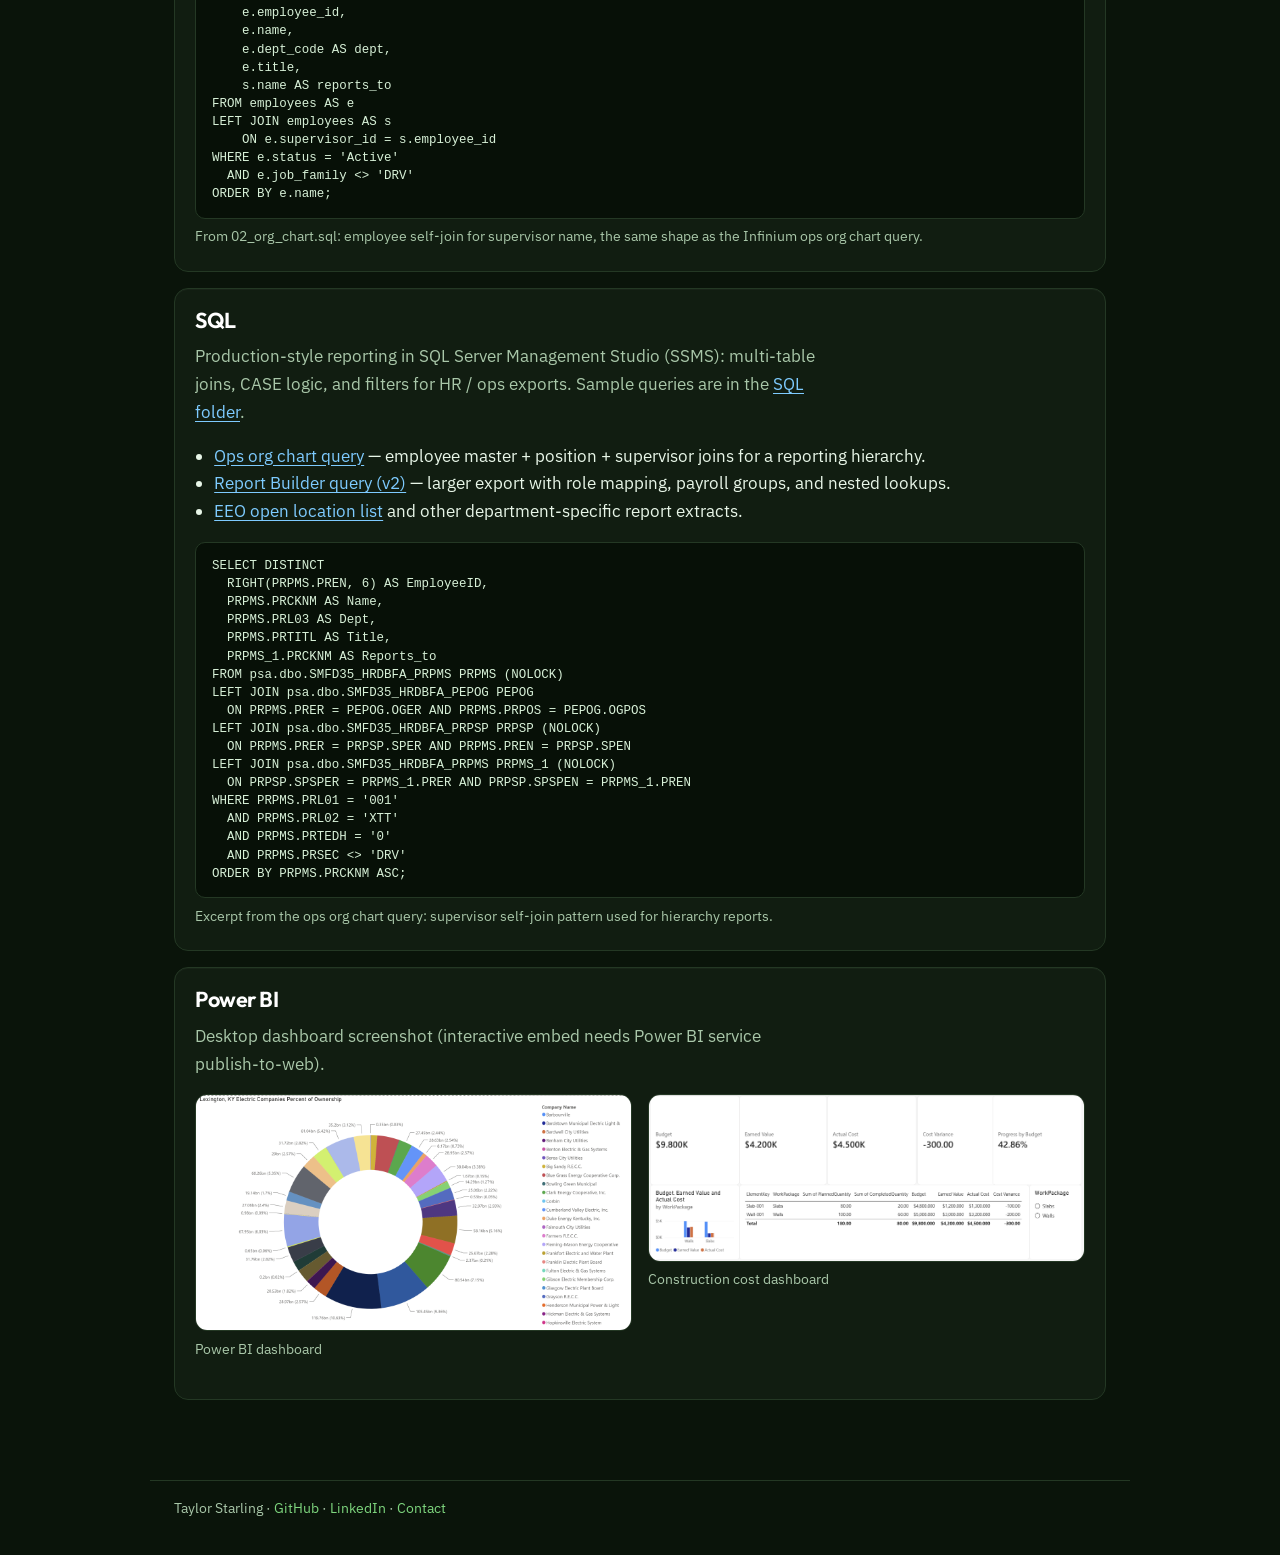
<file: Data_Analysis_Projects.html>
<!DOCTYPE html>
<html lang="en">
  <head>
    <meta charset="UTF-8" />
    <meta name="viewport" content="width=device-width, initial-scale=1.0" />
    <meta
      name="description"
      content="Data analysis work by Taylor Starling in Python, SQL, Tableau, and Power BI, including CSV-to-SQL, API extract, quality checks, scraping, and incremental loads."
    />
    <meta property="og:type" content="website" />
    <meta property="og:title" content="Data Analysis Projects — Taylor Starling" />
    <meta
      property="og:description"
      content="Python, SQL, Tableau, Power BI, and a small data pipeline: CSV, API, quality, scraping, incremental load."
    />
    <meta
      property="og:url"
      content="https://taystarlingtech.neocities.org/Data_Analysis_Projects.html"
    />
    <meta
      property="og:image"
      content="https://taystarlingtech.neocities.org/images/Superstore%20Sales%20Dashboard.png"
    />
    <meta name="twitter:card" content="summary_large_image" />

    <title>Data Analysis Projects — Taylor Starling</title>

    <link href="/style.css?v=20261119" rel="stylesheet" type="text/css" media="all" />
    <link rel="icon" type="image/png" href="/images/GreenTea.png" />
  </head>

  <body>
    <header class="site-header">
      <a class="nav-brand" href="/index.html">Taylor Starling</a>
      <nav class="site-nav" aria-label="Primary">
        <a href="/index.html">Home</a>
        <a href="/What_Is_ICT.html">What is ICT?</a>
        <a href="/Coding_Projects.html">Coding Projects</a>
        <a href="/Data_Analysis_Projects.html" aria-current="page">Data Analysis Projects</a>
        <a href="/DevOps_Projects.html">DevOps Projects</a>
        <a href="/Contact.html">Contact</a>
      </nav>
    </header>

    <main class="main">
      <h1>Data Analysis Projects</h1>
      <p class="tagline">Reporting, dashboards, and a small Python data pipeline.</p>

      <h2>Python data pipeline</h2>
      <p>
        Five scripts that move data from a file or API into a trusted table:
        load, extract, check, scrape, then load only what changed.
      </p>
      <div class="tile-grid">
        <article class="card tile-card reveal" id="csv-to-sql-loader">
          <p class="tile-num">01</p>
          <h2>CSV to SQL loader</h2>
          <p class="stack">
            <span>Python</span>
            <span>Pandas</span>
            <span>SQLAlchemy</span>
            <span>SQLite</span>
          </p>
          <p>
            Full refresh: explicit CREATE TABLE, then CSV rows into SQLite
            so types and the primary key are not guessed.
          </p>
          <p>
            <a class="cta" href="https://github.com/taystarlingtech/Coding-Practice-Examples/tree/main/Python/01%20CSV%20to%20SQL%20Loader">Source</a>
          </p>
        </article>

        <article class="card tile-card reveal" id="api-data-extractor">
          <p class="tile-num">02</p>
          <h2>API data extractor</h2>
          <p class="stack">
            <span>Python</span>
            <span>Requests</span>
            <span>JSON</span>
            <span>Pandas</span>
          </p>
          <p>
            Paginated REST extract: raw JSON saved first, then flattened to
            CSV, with retries and a timeout.
          </p>
          <p>
            <a class="cta" href="https://github.com/taystarlingtech/Coding-Practice-Examples/tree/main/Python/02%20API%20Data%20Extractor">Source</a>
          </p>
        </article>

        <article class="card tile-card reveal">
          <p class="tile-num">04</p>
          <h2>Data quality checker</h2>
          <p class="stack">
            <span>Python</span>
            <span>Pandas</span>
            <span>CSV</span>
          </p>
          <p>
            Pass/fail rules for schema, nulls, duplicates, ranges, and allowed
            values before a load.
          </p>
          <p>
            <a class="cta" href="#data-quality-checker">Writeup</a>
            <a class="cta cta-secondary" href="https://github.com/taystarlingtech/Coding-Practice-Examples/tree/main/Python/04%20Data%20Quality%20Checker">Source</a>
          </p>
        </article>

        <article class="card tile-card reveal">
          <p class="tile-num">05</p>
          <h2>Web scraping pipeline</h2>
          <p class="stack">
            <span>Python</span>
            <span>BeautifulSoup</span>
            <span>Pandas</span>
          </p>
          <p>
            Practice-site quotes into a clean CSV: pagination, delay, then
            Pandas tidy-up.
          </p>
          <p>
            <a class="cta" href="#web-scraping-pipeline">Writeup</a>
            <a class="cta cta-secondary" href="https://github.com/taystarlingtech/Coding-Practice-Examples/tree/main/Python/05%20Web%20Scraping%20Pipeline">Source</a>
          </p>
        </article>

        <article class="card tile-card reveal" id="incremental-data-loader">
          <p class="tile-num">07</p>
          <h2>Incremental data loader</h2>
          <p class="stack">
            <span>Python</span>
            <span>Pandas</span>
            <span>SQLAlchemy</span>
            <span>SQLite</span>
          </p>
          <p>
            Upsert only new and updated orders; skip stale and unchanged rows;
            store a watermark.
          </p>
          <p>
            <a class="cta" href="https://github.com/taystarlingtech/Coding-Practice-Examples/tree/main/Python/07%20Incremental%20Data%20Loader">Source</a>
          </p>
        </article>
      </div>

      <article class="card reveal" id="data-quality-checker">
        <h2>
          <a href="https://github.com/taystarlingtech/Coding-Practice-Examples/tree/main/Python/04%20Data%20Quality%20Checker">Data quality checker</a>
        </h2>
        <p class="stack">
          <span>Python</span>
          <span>Pandas</span>
          <span>CSV</span>
        </p>
        <p>
          <strong>Context:</strong> Reporting work often starts from messy
          exports. Before those files feed a dashboard or a SQL load, they
          need a pass/fail check for schema, nulls, and duplicate rows.
        </p>
        <p>
          <strong>What I did:</strong> Wrote a single Pandas script that loads
          a sample orders CSV as text, then runs a contract of rules: expected
          columns and types, required fields, full-row duplicates, duplicate
          order IDs, quantity greater than zero, and allowed status/product
          values. Failed checks print Excel-style row numbers so the source
          file can be opened and fixed.
        </p>
        <p>
          <strong>Outcome:</strong> Against a 10-row sample with planted
          issues, the checker passed column names and failed the seven
          remaining rules (types, nulls, duplicates, range, and allowed
          values). A non-zero exit code marks the run as failed for a
          scheduled job.
        </p>
        <p>
          <a class="cta" href="https://github.com/taystarlingtech/Coding-Practice-Examples/tree/main/Python/04%20Data%20Quality%20Checker">Source</a>
          <a class="cta cta-secondary" href="https://github.com/taystarlingtech/Coding-Practice-Examples/blob/main/Python/04%20Data%20Quality%20Checker/data_quality_checker.py">Script</a>
        </p>

        <pre class="code-sample" tabindex="0"><code>[PASS] Schema - column names
[FAIL] Schema - value types
[FAIL] Nulls - required fields
[FAIL] Duplicates - full rows
[FAIL] Duplicates - business key
[FAIL] Range - quantity &gt; 0
[FAIL] Allowed values - status
[FAIL] Allowed values - product

SUMMARY: 1 passed, 7 failed</code></pre>
        <p class="artifact-note">
          Terminal report from the sample file: planted issues in dates, prices,
          blank customer IDs, duplicate order 1003, negative quantity, and typos
          like SHIPPD.
        </p>

        <pre class="code-sample" tabindex="0"><code>EXPECTED_COLUMNS = {
    "order_id": "int",
    "customer_id": "string",
    "order_date": "datetime",
    "product": "string",
    "quantity": "int",
    "unit_price": "float",
    "status": "string",
}</code></pre>
        <p class="artifact-note">
          The contract at the top of the script: later checks read this instead of
          scattering rules through if-statements.
        </p>
      </article>

      <article class="card reveal" id="web-scraping-pipeline">
        <h2>
          <a href="https://github.com/taystarlingtech/Coding-Practice-Examples/tree/main/Python/05%20Web%20Scraping%20Pipeline">Web scraping pipeline</a>
        </h2>
        <p class="stack">
          <span>Python</span>
          <span>Requests</span>
          <span>BeautifulSoup</span>
          <span>Pandas</span>
        </p>
        <p>
          <strong>Context:</strong> Reporting work does not always start from a
          spreadsheet. Sometimes the source is HTML. This pipeline pulls quotes
          from quotes.toscrape.com — a public practice site — and stores them as
          a clean CSV, using a polite delay and a named User-Agent.
        </p>
        <p>
          <strong>What I did:</strong> Wrote a single script that downloads each
          page, parses quote / author / tag cards with BeautifulSoup, follows
          pagination until there is no Next link, then tidies the table with
          Pandas (strip text, drop duplicate quote-author pairs, sort) and
          writes UTF-8 CSV that Excel can open.
        </p>
        <p>
          <strong>Outcome:</strong> Ten pages, 100 quotes, one
          <code>quotes.csv</code> file. Albert Einstein appears most often (10
          quotes). A <code>MAX_PAGES</code> cap keeps a broken Next link from
          looping forever.
        </p>
        <p>
          <a class="cta" href="https://github.com/taystarlingtech/Coding-Practice-Examples/tree/main/Python/05%20Web%20Scraping%20Pipeline">Source</a>
          <a class="cta cta-secondary" href="https://github.com/taystarlingtech/Coding-Practice-Examples/blob/main/Python/05%20Web%20Scraping%20Pipeline/web_scraping_pipeline.py">Script</a>
        </p>

        <pre class="code-sample" tabindex="0"><code>Fetching page 1: https://quotes.toscrape.com/
  parsed 10 quote(s)
...
Fetching page 10: https://quotes.toscrape.com/page/10/
  parsed 10 quote(s)
  no Next link - reached the last page
Raw rows collected: 100
Wrote 100 row(s) to quotes.csv</code></pre>
        <p class="artifact-note">
          Terminal output from the live run: pagination stops when the Next
          link is missing.
        </p>

        <pre class="code-sample" tabindex="0"><code>for card in soup.select("div.quote"):
    text_el = card.select_one("span.text")
    author_el = card.select_one("small.author")
    tag_els = card.select("a.tag")</code></pre>
        <p class="artifact-note">
          The HTML contract: if those class names change, this is the function
          that breaks — one reason APIs are usually a safer source than pages.
        </p>
      </article>

      <article class="card reveal">
        <h2>Tableau dashboards</h2>
        <p class="stack">
          <span>Tableau</span>
          <span>Sample / training data</span>
        </p>
        <p>
          <strong>Context:</strong> Practice and portfolio dashboards built in
          Tableau (including Superstore-style sample data where noted).
        </p>
        <p>
          <strong>What I did:</strong> Designed views for sales, marketing, and HR
          overview metrics — charts, filters, and layout for stakeholder scanning.
        </p>
        <p>
          <strong>Outcome:</strong> Static screenshots on this page; interactive
          embeds are optional via Tableau Public if published later.
        </p>
        <div class="gallery">
          <figure>
            <img
              src="/images/tableau-superstore.gif"
              alt="Animated Superstore Tableau dashboard"
              class="responsive"
            />
            <figcaption>Superstore dashboard (sample data)</figcaption>
          </figure>
          <figure>
            <img
              src="/images/Digital Marketing Campaign Performance Dashboard.png"
              alt="Digital marketing campaign performance dashboard"
              class="responsive"
            />
            <figcaption>Digital marketing campaign performance</figcaption>
          </figure>
          <figure>
            <img
              src="/images/Overview.png"
              alt="HR overview dashboard"
              class="responsive"
            />
            <figcaption>HR overview</figcaption>
          </figure>
          <figure>
            <img
              src="/images/Superstore Sales Dashboard.png"
              alt="Superstore sales dashboard"
              class="responsive"
            />
            <figcaption>Superstore sales (sample data)</figcaption>
          </figure>
        </div>
      </article>

      <article class="card reveal">
        <h2>
          <a href="https://github.com/taystarlingtech/Coding-Practice-Examples/tree/main/Python">Python</a>
        </h2>
        <p>
          Exploratory analysis and Excel automation with Pandas and NumPy.
          Pipeline scripts 01, 02, 04, 05, and 07 are in the tile row above.
          Highlighted notebooks below; more scripts live in the
          <a href="https://github.com/taystarlingtech/Coding-Practice-Examples/tree/main/Python">Python folder</a>.
        </p>

        <ul class="project-list">
          <li>
            <a href="https://github.com/taystarlingtech/Coding-Practice-Examples/blob/main/Python/Stock%20Market%20Case%20Study/Stock%20Market%20Case%20Study.ipynb">Stock Market Case Study</a>
            — Jupyter notebook analyzing market data (also available as
            <a href="https://github.com/taystarlingtech/Coding-Practice-Examples/blob/main/Python/Stock%20Market%20Case%20Study/Stock%20Market%20Case%20Study.html">rendered HTML</a>).
          </li>
          <li>
            <a href="https://github.com/taystarlingtech/Coding-Practice-Examples/blob/main/Python/Youtube_case_study/Youtube_Data_Analysis.ipynb">YouTube Data Analysis</a>
            — case study notebook on channel / video metrics (
            <a href="https://github.com/taystarlingtech/Coding-Practice-Examples/blob/main/Python/Youtube_case_study/Youtube_Data_Analysis.html">rendered HTML</a>).
          </li>
          <li>
            <a href="https://github.com/taystarlingtech/Coding-Practice-Examples/blob/main/Python/Pandas%20Numpy%20Excel%20join%20Comparison%20Report.py">Excel join comparison report</a>
            — loads multiple workbooks, merges on shared keys with Pandas, and writes a reconciled Excel file.
          </li>
        </ul>

        <pre class="code-sample" tabindex="0"><code># Merge security-report users with employee titles, then match estimated review items
id_match = pd.merge(user_name, titles_names, on="User ID", how="left")
no_pos_num = pd.merge(id_match, estimated_items, on="Position Number", how="left")
no_pos_num.to_excel("Authorized Infinium Users2.xlsx")</code></pre>
        <p class="artifact-note">
          From the Excel comparison script: left joins across three sheets, then export.
        </p>
      </article>

      <article class="card reveal" id="sql-reporting-workshop">
        <h2>
          <a href="https://github.com/taystarlingtech/Coding-Practice-Examples/tree/main/SQL/Runnable%20Reporting%20Workshop">SQL reporting workshop</a>
        </h2>
        <p class="stack">
          <span>SQL</span>
          <span>SQLite</span>
          <span>Python</span>
        </p>
        <p>
          <strong>Context:</strong> Production Infinium queries below are the
          real reporting work, but a reviewer cannot connect to that database.
          This workshop is a runnable stand-in with readable names.
        </p>
        <p>
          <strong>What I did:</strong> Built a 12-row employee table and queries
          for an org-chart self-join, a CTE headcount, window-function tenure
          ranks, CASE dept labels, and a terminated-still-reporting exception
          list. A small Python runner creates <code>hr.db</code> and prints
          each result.
        </p>
        <p>
          <strong>Outcome:</strong> Same patterns as the SSMS extracts
          (<code>job_family &lt;&gt; 'DRV'</code> for <code>PRSEC &lt;&gt; 'DRV'</code>),
          in SQL anyone can execute.
        </p>
        <p>
          <a class="cta" href="https://github.com/taystarlingtech/Coding-Practice-Examples/tree/main/SQL/Runnable%20Reporting%20Workshop">Source</a>
        </p>
        <pre class="code-sample" tabindex="0"><code>SELECT
    e.employee_id,
    e.name,
    e.dept_code AS dept,
    e.title,
    s.name AS reports_to
FROM employees AS e
LEFT JOIN employees AS s
    ON e.supervisor_id = s.employee_id
WHERE e.status = 'Active'
  AND e.job_family &lt;&gt; 'DRV'
ORDER BY e.name;</code></pre>
        <p class="artifact-note">
          From 02_org_chart.sql: employee self-join for supervisor name, the
          same shape as the Infinium ops org chart query.
        </p>
      </article>

      <article class="card reveal">
        <h2>
          <a href="https://github.com/taystarlingtech/Coding-Practice-Examples/tree/main/SQL">SQL</a>
        </h2>
        <p>
          Production-style reporting in SQL Server Management Studio (SSMS):
          multi-table joins, CASE logic, and filters for HR / ops exports.
          Sample queries are in the
          <a href="https://github.com/taystarlingtech/Coding-Practice-Examples/tree/main/SQL">SQL folder</a>.
        </p>

        <ul class="project-list">
          <li>
            <a href="https://github.com/taystarlingtech/Coding-Practice-Examples/blob/main/SQL/Ops%20Org%20Chart%20Query.sql">Ops org chart query</a>
            — employee master + position + supervisor joins for a reporting hierarchy.
          </li>
          <li>
            <a href="https://github.com/taystarlingtech/Coding-Practice-Examples/blob/main/SQL/Report%20Builder%20Query%20v2.sql">Report Builder query (v2)</a>
            — larger export with role mapping, payroll groups, and nested lookups.
          </li>
          <li>
            <a href="https://github.com/taystarlingtech/Coding-Practice-Examples/blob/main/SQL/EEO%20Open%20Location%20List.sql">EEO open location list</a>
            and other department-specific report extracts.
          </li>
        </ul>

        <pre class="code-sample" tabindex="0"><code>SELECT DISTINCT
  RIGHT(PRPMS.PREN, 6) AS EmployeeID,
  PRPMS.PRCKNM AS Name,
  PRPMS.PRL03 AS Dept,
  PRPMS.PRTITL AS Title,
  PRPMS_1.PRCKNM AS Reports_to
FROM psa.dbo.SMFD35_HRDBFA_PRPMS PRPMS (NOLOCK)
LEFT JOIN psa.dbo.SMFD35_HRDBFA_PEPOG PEPOG
  ON PRPMS.PRER = PEPOG.OGER AND PRPMS.PRPOS = PEPOG.OGPOS
LEFT JOIN psa.dbo.SMFD35_HRDBFA_PRPSP PRPSP (NOLOCK)
  ON PRPMS.PRER = PRPSP.SPER AND PRPMS.PREN = PRPSP.SPEN
LEFT JOIN psa.dbo.SMFD35_HRDBFA_PRPMS PRPMS_1 (NOLOCK)
  ON PRPSP.SPSPER = PRPMS_1.PRER AND PRPSP.SPSPEN = PRPMS_1.PREN
WHERE PRPMS.PRL01 = '001'
  AND PRPMS.PRL02 = 'XTT'
  AND PRPMS.PRTEDH = '0'
  AND PRPMS.PRSEC &lt;&gt; 'DRV'
ORDER BY PRPMS.PRCKNM ASC;</code></pre>
        <p class="artifact-note">
          Excerpt from the ops org chart query: supervisor self-join pattern used for hierarchy reports.
        </p>
      </article>

      <article class="card reveal">
        <h2>Power BI</h2>
        <p>Desktop dashboard screenshot (interactive embed needs Power BI service publish-to-web).</p>
        <div class="gallery">
          <figure>
            <img
              src="/images/powerbi-dashboard.png"
              alt="Power BI dashboard"
              class="responsive"
            />
            <figcaption>Power BI dashboard</figcaption>
          </figure>
          <figure>
            <img
              src="/images/constructioncostdash.png"
              alt="Power BI construction cost dashboard"
              class="responsive"
            />
            <figcaption>Construction cost dashboard</figcaption>
          </figure>
        </div>
      </article>
    </main>

    <footer class="site-footer">
      <p>
        Taylor Starling ·
        <a href="https://github.com/taystarlingtech">GitHub</a> ·
        <a href="https://www.linkedin.com/in/taystarlingtech">LinkedIn</a> ·
        <a href="/Contact.html">Contact</a>
      </p>
    </footer>
    <script src="/site.js?v=20261119" defer></script>
  </body>
</html>
</file>
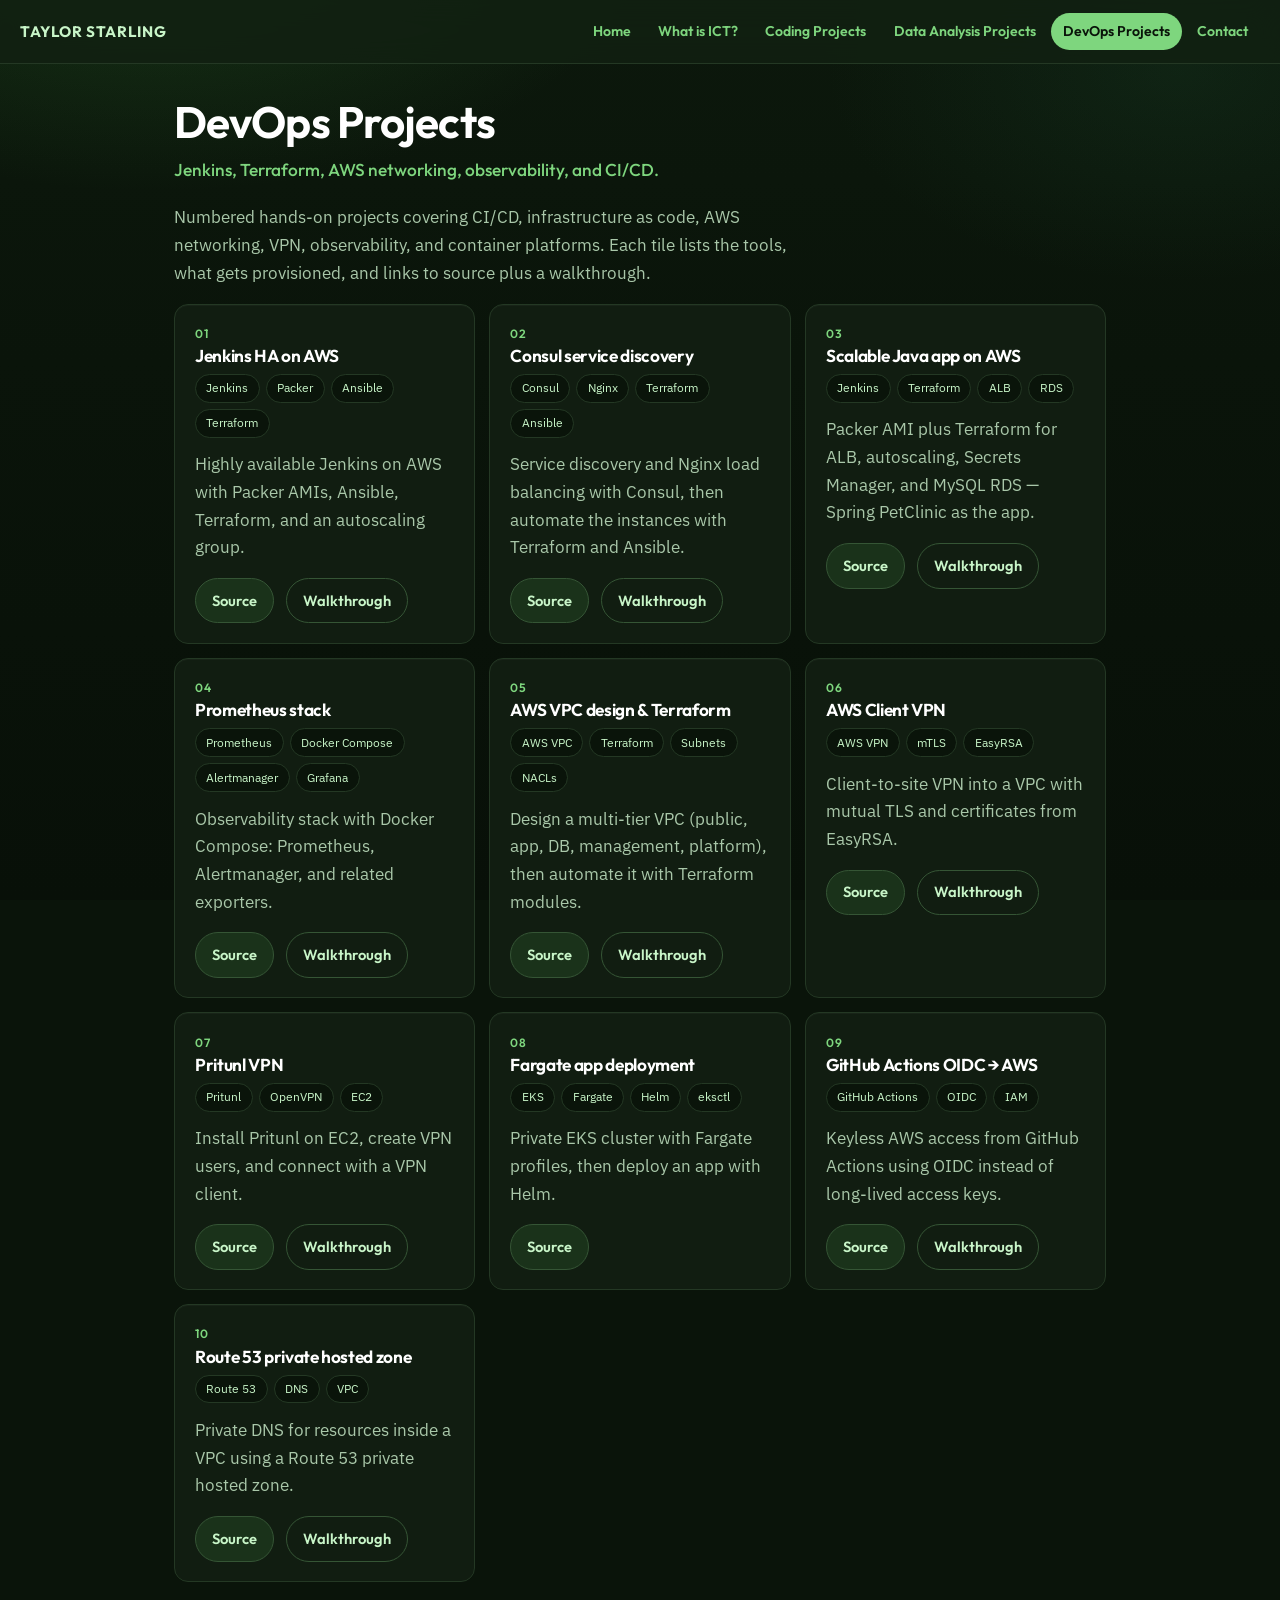
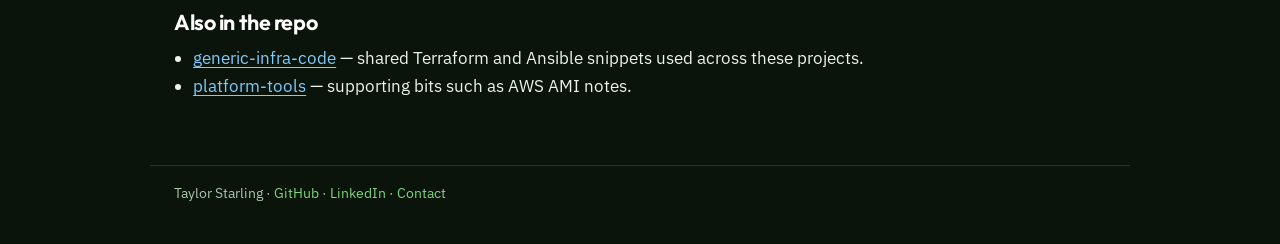
<file: DevOps_Projects.html>
<!DOCTYPE html>
<html lang="en">
  <head>
    <meta charset="UTF-8" />
    <meta name="viewport" content="width=device-width, initial-scale=1.0" />
    <meta
      name="description"
      content="DevOps projects by Taylor Starling: Jenkins, Terraform, AWS VPC, VPN, Prometheus, Fargate, and GitHub Actions OIDC."
    />
    <meta property="og:type" content="website" />
    <meta property="og:title" content="DevOps Projects — Taylor Starling" />
    <meta
      property="og:description"
      content="Hands-on AWS, CI/CD, and infrastructure projects: Jenkins, Terraform, VPC, VPN, Prometheus, and GitHub Actions."
    />
    <meta
      property="og:url"
      content="https://taystarlingtech.neocities.org/DevOps_Projects.html"
    />
    <meta
      property="og:image"
      content="https://taystarlingtech.neocities.org/images/greenflowerstech.jpg"
    />
    <meta name="twitter:card" content="summary_large_image" />

    <title>DevOps Projects — Taylor Starling</title>

    <link href="/style.css?v=20261119" rel="stylesheet" type="text/css" media="all" />
    <link rel="icon" type="image/png" href="/images/GreenTea.png" />
  </head>

  <body>
    <header class="site-header">
      <a class="nav-brand" href="/index.html">Taylor Starling</a>
      <nav class="site-nav" aria-label="Primary">
        <a href="/index.html">Home</a>
        <a href="/What_Is_ICT.html">What is ICT?</a>
        <a href="/Coding_Projects.html">Coding Projects</a>
        <a href="/Data_Analysis_Projects.html">Data Analysis Projects</a>
        <a href="/DevOps_Projects.html" aria-current="page">DevOps Projects</a>
        <a href="/Contact.html">Contact</a>
      </nav>
    </header>

    <main class="main">
      <h1>DevOps Projects</h1>
      <p class="tagline">Jenkins, Terraform, AWS networking, observability, and CI/CD.</p>

      <p>
        Numbered hands-on projects covering CI/CD, infrastructure as code, AWS
        networking, VPN, observability, and container platforms. Each tile lists
        the tools, what gets provisioned, and links to source plus a walkthrough.
      </p>

      <div class="tile-grid">
        <article class="card tile-card reveal">
          <p class="tile-num">01</p>
          <h2>Jenkins HA on AWS</h2>
          <p class="stack">
            <span>Jenkins</span>
            <span>Packer</span>
            <span>Ansible</span>
            <span>Terraform</span>
          </p>
          <p>
            Highly available Jenkins on AWS with Packer AMIs, Ansible, Terraform,
            and an autoscaling group.
          </p>
          <p>
            <a class="cta" href="https://github.com/techiescamp/devops-projects/tree/main/01-jenkins-setup">Source</a>
            <a class="cta cta-secondary" href="https://devopscube.com/jenkins-autoscaling-setup/">Walkthrough</a>
          </p>
        </article>

        <article class="card tile-card reveal">
          <p class="tile-num">02</p>
          <h2>Consul service discovery</h2>
          <p class="stack">
            <span>Consul</span>
            <span>Nginx</span>
            <span>Terraform</span>
            <span>Ansible</span>
          </p>
          <p>
            Service discovery and Nginx load balancing with Consul, then automate
            the instances with Terraform and Ansible.
          </p>
          <p>
            <a class="cta" href="https://github.com/techiescamp/devops-projects/tree/main/02-consul-sevice-discovery">Source</a>
            <a class="cta cta-secondary" href="https://devopscube.com/service-discovery-example/">Walkthrough</a>
          </p>
        </article>

        <article class="card tile-card reveal">
          <p class="tile-num">03</p>
          <h2>Scalable Java app on AWS</h2>
          <p class="stack">
            <span>Jenkins</span>
            <span>Terraform</span>
            <span>ALB</span>
            <span>RDS</span>
          </p>
          <p>
            Packer AMI plus Terraform for ALB, autoscaling, Secrets Manager, and
            MySQL RDS — Spring PetClinic as the app.
          </p>
          <p>
            <a class="cta" href="https://github.com/techiescamp/devops-projects/tree/main/03-scalable-java-app">Source</a>
            <a class="cta cta-secondary" href="https://devopscube.com/deploy-java-applications-aws-autoscaling/">Walkthrough</a>
          </p>
        </article>

        <article class="card tile-card reveal">
          <p class="tile-num">04</p>
          <h2>Prometheus stack</h2>
          <p class="stack">
            <span>Prometheus</span>
            <span>Docker Compose</span>
            <span>Alertmanager</span>
            <span>Grafana</span>
          </p>
          <p>
            Observability stack with Docker Compose: Prometheus, Alertmanager,
            and related exporters.
          </p>
          <p>
            <a class="cta" href="https://github.com/techiescamp/devops-projects/tree/main/04-prometheus-observability-stack">Source</a>
            <a class="cta cta-secondary" href="https://devopscube.com/setup-prometheus-using-docker/">Walkthrough</a>
          </p>
        </article>

        <article class="card tile-card reveal">
          <p class="tile-num">05</p>
          <h2>AWS VPC design &amp; Terraform</h2>
          <p class="stack">
            <span>AWS VPC</span>
            <span>Terraform</span>
            <span>Subnets</span>
            <span>NACLs</span>
          </p>
          <p>
            Design a multi-tier VPC (public, app, DB, management, platform), then
            automate it with Terraform modules.
          </p>
          <p>
            <a class="cta" href="https://github.com/techiescamp/devops-projects/tree/main/05-aws-vpc-design-and-automation">Source</a>
            <a class="cta cta-secondary" href="https://devopscube.com/aws-vpc-design/">Walkthrough</a>
          </p>
        </article>

        <article class="card tile-card reveal">
          <p class="tile-num">06</p>
          <h2>AWS Client VPN</h2>
          <p class="stack">
            <span>AWS VPN</span>
            <span>mTLS</span>
            <span>EasyRSA</span>
          </p>
          <p>
            Client-to-site VPN into a VPC with mutual TLS and certificates from
            EasyRSA.
          </p>
          <p>
            <a class="cta" href="https://github.com/techiescamp/devops-projects/tree/main/06-aws-client-vpn-setup">Source</a>
            <a class="cta cta-secondary" href="https://devopscube.com/aws-client-vpn/">Walkthrough</a>
          </p>
        </article>

        <article class="card tile-card reveal">
          <p class="tile-num">07</p>
          <h2>Pritunl VPN</h2>
          <p class="stack">
            <span>Pritunl</span>
            <span>OpenVPN</span>
            <span>EC2</span>
          </p>
          <p>
            Install Pritunl on EC2, create VPN users, and connect with a VPN
            client.
          </p>
          <p>
            <a class="cta" href="https://github.com/techiescamp/devops-projects/tree/main/07-pritunl-vpn-setup">Source</a>
            <a class="cta cta-secondary" href="https://devopscube.com/setup-pritunl-vpn-on-ec2/">Walkthrough</a>
          </p>
        </article>

        <article class="card tile-card reveal">
          <p class="tile-num">08</p>
          <h2>Fargate app deployment</h2>
          <p class="stack">
            <span>EKS</span>
            <span>Fargate</span>
            <span>Helm</span>
            <span>eksctl</span>
          </p>
          <p>
            Private EKS cluster with Fargate profiles, then deploy an app with
            Helm.
          </p>
          <p>
            <a class="cta" href="https://github.com/techiescamp/devops-projects/tree/main/08-fargate-app-deployment">Source</a>
          </p>
        </article>

        <article class="card tile-card reveal">
          <p class="tile-num">09</p>
          <h2>GitHub Actions OIDC → AWS</h2>
          <p class="stack">
            <span>GitHub Actions</span>
            <span>OIDC</span>
            <span>IAM</span>
          </p>
          <p>
            Keyless AWS access from GitHub Actions using OIDC instead of long-lived
            access keys.
          </p>
          <p>
            <a class="cta" href="https://github.com/techiescamp/devops-projects/tree/main/09-github-action-oidc-aws">Source</a>
            <a class="cta cta-secondary" href="https://devopscube.com/github-actions-oidc-aws/">Walkthrough</a>
          </p>
        </article>

        <article class="card tile-card reveal">
          <p class="tile-num">10</p>
          <h2>Route 53 private hosted zone</h2>
          <p class="stack">
            <span>Route 53</span>
            <span>DNS</span>
            <span>VPC</span>
          </p>
          <p>
            Private DNS for resources inside a VPC using a Route 53 private hosted
            zone.
          </p>
          <p>
            <a class="cta" href="https://github.com/techiescamp/devops-projects/tree/main/10-route53-private-hosted-zone">Source</a>
            <a class="cta cta-secondary" href="https://devopscube.com/route53-private-hosted-zone/">Walkthrough</a>
          </p>
        </article>
      </div>

      <h2>Also in the repo</h2>
      <ul class="project-list">
        <li>
          <a href="https://github.com/techiescamp/devops-projects/tree/main/generic-infra-code">generic-infra-code</a>
          — shared Terraform and Ansible snippets used across these projects.
        </li>
        <li>
          <a href="https://github.com/techiescamp/devops-projects/tree/main/platform-tools">platform-tools</a>
          — supporting bits such as AWS AMI notes.
        </li>
      </ul>
    </main>

    <footer class="site-footer">
      <p>
        Taylor Starling ·
        <a href="https://github.com/taystarlingtech">GitHub</a> ·
        <a href="https://www.linkedin.com/in/taystarlingtech">LinkedIn</a> ·
        <a href="/Contact.html">Contact</a>
      </p>
    </footer>
    <script src="/site.js?v=20261119" defer></script>
  </body>
</html>
</file>
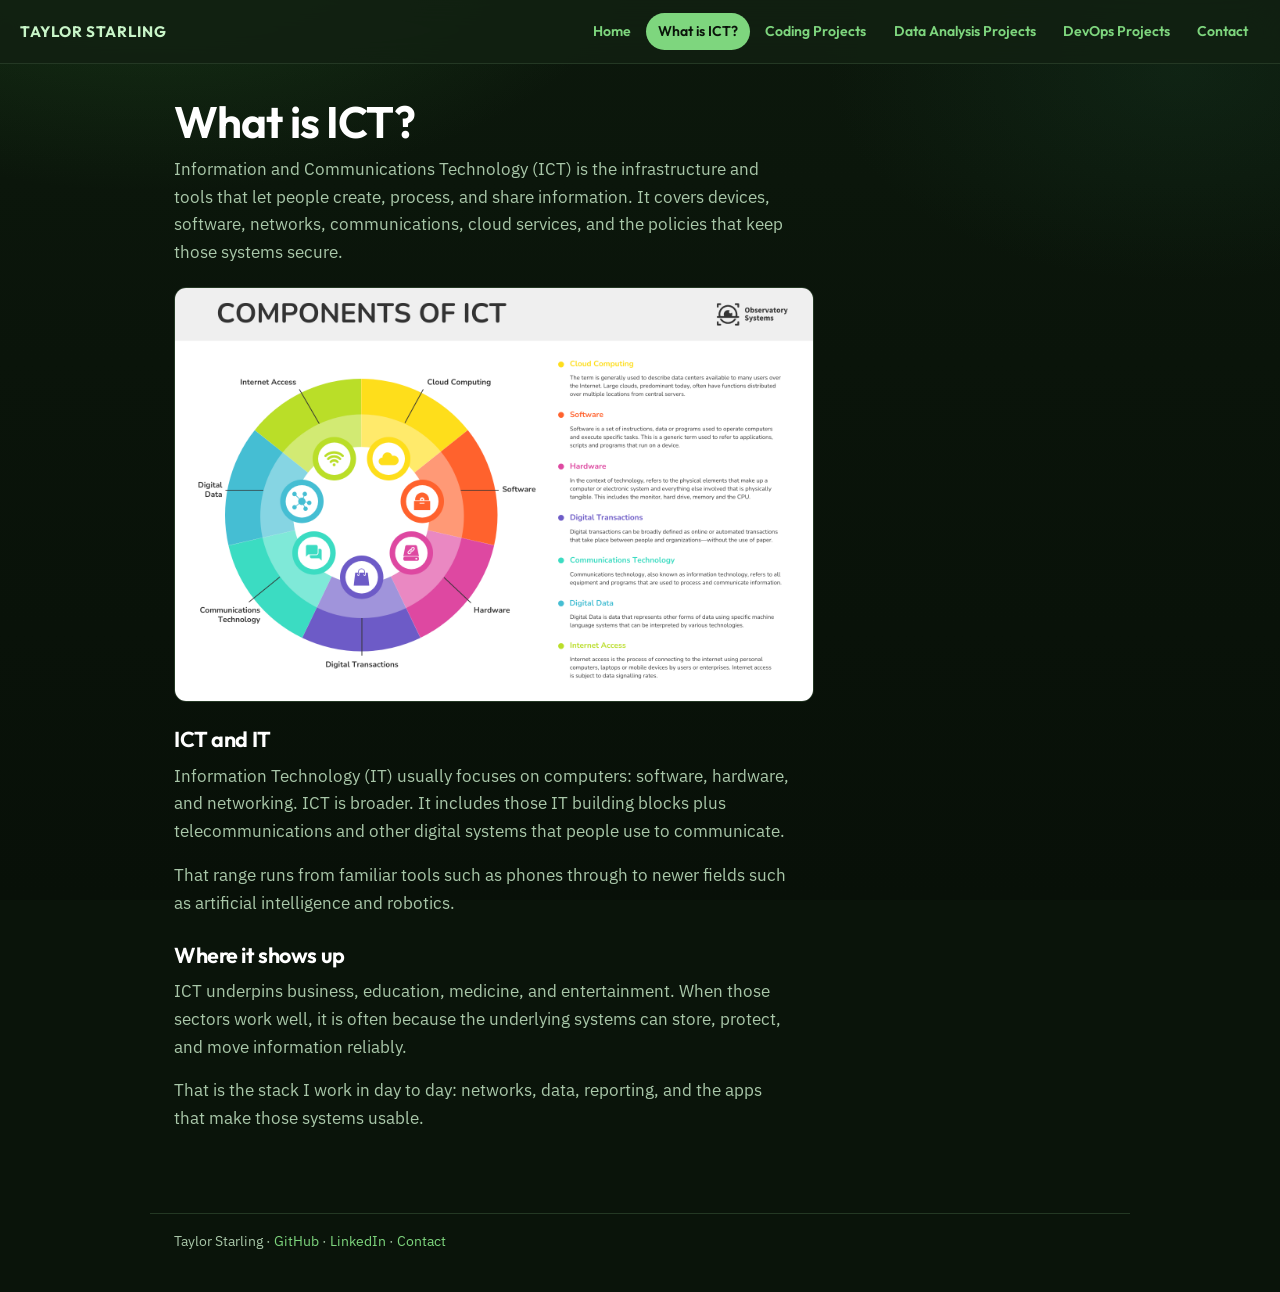
<file: What_Is_ICT.html>
<!DOCTYPE html>
<html lang="en">
  <head>
    <meta charset="UTF-8" />
    <meta name="viewport" content="width=device-width, initial-scale=1.0" />
    <meta
      name="description"
      content="A short explanation of Information and Communications Technology (ICT) and how it differs from IT."
    />
    <meta property="og:type" content="website" />
    <meta property="og:title" content="What is ICT? — Taylor Starling" />
    <meta
      property="og:description"
      content="What ICT means, how it differs from IT, and where it shows up."
    />
    <meta
      property="og:url"
      content="https://taystarlingtech.neocities.org/What_Is_ICT.html"
    />
    <meta
      property="og:image"
      content="https://taystarlingtech.neocities.org/images/ICT.png"
    />
    <meta name="twitter:card" content="summary_large_image" />

    <title>What is ICT? — Taylor Starling</title>

    <link href="/style.css?v=20261119" rel="stylesheet" type="text/css" media="all" />
    <link rel="icon" type="image/png" href="/images/GreenTea.png" />
  </head>

  <body>
    <header class="site-header">
      <a class="nav-brand" href="/index.html">Taylor Starling</a>
      <nav class="site-nav" aria-label="Primary">
        <a href="/index.html">Home</a>
        <a href="/What_Is_ICT.html" aria-current="page">What is ICT?</a>
        <a href="/Coding_Projects.html">Coding Projects</a>
        <a href="/Data_Analysis_Projects.html">Data Analysis Projects</a>
        <a href="/DevOps_Projects.html">DevOps Projects</a>
        <a href="/Contact.html">Contact</a>
      </nav>
    </header>

    <main class="main">
      <h1>What is ICT?</h1>
      <p class="reveal">
        Information and Communications Technology (ICT) is the infrastructure
        and tools that let people create, process, and share information. It
        covers devices, software, networks, communications, cloud services, and
        the policies that keep those systems secure.
      </p>

      <figure class="reveal">
        <img
          src="/images/ICT.png"
          alt="Diagram of the components of ICT"
          class="responsive"
        />
      </figure>

      <h2 class="reveal">ICT and IT</h2>
      <p>
        Information Technology (IT) usually focuses on computers: software,
        hardware, and networking. ICT is broader. It includes those IT building
        blocks plus telecommunications and other digital systems that people
        use to communicate.
      </p>
      <p>
        That range runs from familiar tools such as phones through to newer
        fields such as artificial intelligence and robotics.
      </p>

      <h2>Where it shows up</h2>
      <p>
        ICT underpins business, education, medicine, and entertainment. When
        those sectors work well, it is often because the underlying systems
        can store, protect, and move information reliably.
      </p>
      <p>
        That is the stack I work in day to day: networks, data, reporting, and
        the apps that make those systems usable.
      </p>
    </main>

    <footer class="site-footer">
      <p>
        Taylor Starling ·
        <a href="https://github.com/taystarlingtech">GitHub</a> ·
        <a href="https://www.linkedin.com/in/taystarlingtech">LinkedIn</a> ·
        <a href="/Contact.html">Contact</a>
      </p>
    </footer>
    <script src="/site.js?v=20261119" defer></script>
  </body>
</html>
</file>
<file: style.css>
@import url("https://fonts.googleapis.com/css2?family=Outfit:wght@400;500;600;700&family=IBM+Plex+Sans:wght@400;500;600&display=swap");

:root {
  --bg: #0a140a;
  --bg-elevated: #122012;
  --bg-hover: #1a321a;
  --border: #243824;
  --border-strong: #355535;
  --text: #e8f6e8;
  --muted: #a9c7a9;
  --accent: #7ed67e;
  --accent-strong: #c8f5c8;
  --link: #7ecbff;
  --header-h: 64px;
  --radius: 14px;
  --shadow: 0 10px 30px rgba(0, 0, 0, 0.28);
  --ease: cubic-bezier(0.22, 1, 0.36, 1);
}

*,
*::before,
*::after {
  box-sizing: border-box;
}

html {
  scroll-behavior: smooth;
}

body {
  margin: 0;
  padding: 0;
  min-height: 100vh;
  color: var(--text);
  font-family: "IBM Plex Sans", Verdana, sans-serif;
  font-size: 1.05rem;
  line-height: 1.65;
  background-color: var(--bg);
  background-image:
    radial-gradient(900px 480px at 12% -8%, rgba(46, 110, 46, 0.35), transparent 55%),
    radial-gradient(700px 420px at 92% 8%, rgba(30, 80, 50, 0.22), transparent 50%),
    linear-gradient(180deg, #0c180c 0%, var(--bg) 40%, #081008 100%);
  background-attachment: fixed;
}

h1, h2, h3 {
  font-family: Outfit, Verdana, sans-serif;
  font-weight: 650;
  line-height: 1.2;
  letter-spacing: -0.02em;
  color: #fff;
}

h1 { font-size: clamp(2rem, 4vw, 2.75rem); margin: 0 0 0.45rem; }
h2 { font-size: 1.35rem; margin: 1.6rem 0 0.6rem; }

h2 a {
  color: inherit;
  text-decoration: none;
}

h2 a:hover {
  color: var(--accent-strong);
}

p {
  margin: 0 0 1rem;
  max-width: 62ch;
  color: var(--muted);
}

a {
  color: var(--link);
  text-underline-offset: 3px;
  transition: color 0.2s var(--ease);
}

a:hover { color: #fff; }

/* Sticky top header — Top 5 style */
.site-header {
  position: sticky;
  top: 0;
  z-index: 1000;
  display: flex;
  align-items: center;
  justify-content: space-between;
  gap: 1rem;
  min-height: var(--header-h);
  padding: 0.55rem 1.25rem;
  background: color-mix(in srgb, var(--bg-elevated) 88%, transparent);
  border-bottom: 1px solid var(--border);
  backdrop-filter: blur(14px);
  -webkit-backdrop-filter: blur(14px);
}

.nav-brand {
  margin: 0;
  padding: 0;
  border: 0;
  font-family: Outfit, sans-serif;
  font-size: 0.95rem;
  font-weight: 700;
  letter-spacing: 0.04em;
  text-transform: uppercase;
  color: var(--accent-strong);
  text-decoration: none;
  white-space: nowrap;
  max-width: none;
  transition: color 0.2s var(--ease), transform 0.2s var(--ease);
}

.nav-brand:hover {
  color: #fff;
  transform: translateY(-1px);
}

.site-nav {
  display: flex;
  flex-wrap: wrap;
  align-items: center;
  justify-content: flex-end;
  gap: 0.2rem;
}

.site-nav a {
  display: inline-flex;
  align-items: center;
  padding: 0.45rem 0.75rem;
  border-radius: 999px;
  color: var(--accent);
  font-family: Outfit, sans-serif;
  font-size: 0.88rem;
  font-weight: 600;
  text-decoration: none;
  transition:
    background-color 0.2s var(--ease),
    color 0.2s var(--ease),
    transform 0.2s var(--ease);
}

.site-nav a:hover,
.site-nav a:focus-visible {
  color: #fff;
  background: var(--bg-hover);
  outline: none;
  transform: translateY(-1px);
}

.site-nav a[aria-current="page"] {
  color: #0a140a;
  background: var(--accent);
}

.site-nav a[aria-current="page"]:hover {
  color: #0a140a;
  background: var(--accent-strong);
}

/* Main content */
.main {
  margin: 0 auto;
  padding: 2rem 1.5rem 4rem;
  width: min(100%, 980px);
  min-height: calc(100vh - var(--header-h) - 5rem);
}

.cta {
  display: inline-block;
  margin: 0 0.5rem 0.75rem 0;
  padding: 0.6rem 1rem;
  border-radius: 999px;
  background: var(--bg-hover);
  border: 1px solid var(--border-strong);
  color: var(--accent-strong);
  font-family: Outfit, sans-serif;
  font-size: 0.92rem;
  font-weight: 600;
  text-decoration: none;
  transition:
    background-color 0.2s var(--ease),
    border-color 0.2s var(--ease),
    color 0.2s var(--ease),
    transform 0.18s var(--ease),
    box-shadow 0.2s var(--ease);
}

.cta:hover {
  color: #fff;
  background: #234723;
  border-color: var(--accent);
  box-shadow: 0 6px 18px rgba(0, 0, 0, 0.25);
  transform: translateY(-2px);
}

.cta:active {
  transform: translateY(0) scale(0.98);
}

.cta-secondary {
  background: transparent;
}

.content-block {
  width: 100%;
  max-width: none;
  margin: 1.5rem 0;
}

.responsive {
  max-width: min(100%, 640px);
  height: auto;
  display: block;
  margin: 1.25rem 0;
  border-radius: 12px;
  border: 1px solid var(--border);
  transition: border-color 0.25s var(--ease), transform 0.25s var(--ease);
}

a:hover > .responsive,
figure a:hover .responsive {
  border-color: var(--accent);
  transform: scale(1.01);
}

.game-container {
  position: relative;
  width: 100%;
  max-width: 800px;
  height: 500px;
  margin: 20px 0;
  overflow: hidden;
  border-radius: 12px;
  border: 1px solid var(--border);
  background:
    radial-gradient(500px 280px at 50% 40%, rgba(46, 110, 46, 0.28), transparent 65%),
    #071007;
  display: flex;
  flex-direction: column;
  align-items: center;
  justify-content: center;
  gap: 0.65rem;
}

.game-container.is-playing {
  display: block;
  background: #071007;
}

.game-container iframe {
  position: absolute;
  top: 0;
  left: 0;
  width: 100%;
  height: 100%;
  border: none;
  display: block;
}

.game-play-btn {
  appearance: none;
  cursor: pointer;
  border: 1px solid var(--border-strong);
  border-radius: 999px;
  padding: 0.7rem 1.25rem;
  background: var(--bg-hover);
  color: var(--accent-strong);
  font-family: Outfit, sans-serif;
  font-size: 1rem;
  font-weight: 600;
  transition:
    background-color 0.2s var(--ease),
    border-color 0.2s var(--ease),
    color 0.2s var(--ease),
    transform 0.18s var(--ease);
}

.game-play-btn:hover,
.game-play-btn:focus-visible {
  color: #fff;
  background: #234723;
  border-color: var(--accent);
  outline: none;
  transform: translateY(-2px);
}

.game-play-note {
  margin: 0;
  max-width: 28ch;
  text-align: center;
  font-size: 0.85rem;
  color: var(--muted);
}

.card {
  background: color-mix(in srgb, var(--bg-elevated) 92%, #000);
  border: 1px solid var(--border);
  border-radius: var(--radius);
  padding: 1.2rem 1.25rem;
  margin: 1rem 0;
  max-width: none;
  box-shadow: 0 1px 0 rgba(255, 255, 255, 0.03) inset;
  transition:
    border-color 0.25s var(--ease),
    transform 0.25s var(--ease),
    box-shadow 0.25s var(--ease),
    background-color 0.25s var(--ease);
}

.card:hover {
  border-color: var(--border-strong);
  box-shadow: var(--shadow);
  transform: translateY(-3px);
}

.card h2 { margin-top: 0; }

.card .responsive,
.card .game-container {
  max-width: 100%;
}

.code-sample {
  margin: 1rem 0 0.4rem;
  padding: 0.9rem 1rem;
  overflow-x: auto;
  max-width: 100%;
  background: #071007;
  border: 1px solid var(--border);
  border-radius: 10px;
  color: #d7f0d7;
  font-family: "IBM Plex Mono", Consolas, "Courier New", monospace;
  font-size: 0.78rem;
  line-height: 1.45;
}

.code-sample code {
  font-family: inherit;
  white-space: pre;
}

.artifact-note {
  margin: 0 0 0.25rem;
  font-size: 0.85rem;
  color: var(--muted);
  max-width: none;
}

figure {
  margin: 0 0 1.25rem;
}

figcaption {
  margin-top: 0.4rem;
  font-size: 0.85rem;
  color: var(--muted);
}

.gallery {
  display: grid;
  grid-template-columns: repeat(auto-fit, minmax(240px, 1fr));
  gap: 1rem;
}

.gallery .responsive {
  width: 100%;
  max-width: none;
  margin: 0;
}

.project-list {
  margin: 0.5rem 0 0;
  padding-left: 1.2rem;
}

.contact-list {
  list-style: none;
  margin: 0;
  padding: 0;
  max-width: 40rem;
}

.contact-list li {
  display: grid;
  grid-template-columns: 6.5rem 1fr;
  gap: 0.75rem;
  align-items: center;
  padding: 0.85rem 0.2rem;
  border-bottom: 1px solid var(--border);
  transition: background-color 0.2s var(--ease), padding-left 0.2s var(--ease);
}

.contact-list li:hover {
  background: color-mix(in srgb, var(--bg-elevated) 70%, transparent);
  padding-left: 0.45rem;
  border-radius: 8px;
}

.contact-label {
  font-family: Outfit, sans-serif;
  font-size: 0.85rem;
  font-weight: 600;
  color: var(--accent);
}

.hero-image {
  max-width: min(100%, 520px);
  border-radius: 16px;
}

.feature-grid {
  display: grid;
  grid-template-columns: repeat(auto-fit, minmax(min(100%, 280px), 1fr));
  gap: 0.9rem;
  margin: 0.5rem 0 1.5rem;
}

.feature-card {
  margin: 0;
  cursor: pointer;
}

.feature-card h3 {
  margin: 0 0 0.4rem;
  font-family: Outfit, Verdana, sans-serif;
  font-size: 1.05rem;
  font-weight: 600;
  color: #fff;
}

.feature-card h3 a {
  color: inherit;
  text-decoration: none;
}

.feature-card h3 a:hover {
  color: var(--accent-strong);
}

.feature-card p {
  margin: 0;
  font-size: 0.92rem;
}

.tile-grid {
  display: grid;
  grid-template-columns: repeat(auto-fit, minmax(min(100%, 260px), 1fr));
  gap: 0.9rem;
  margin: 0.75rem 0 1.75rem;
}

.tile-card {
  margin: 0;
  display: flex;
  flex-direction: column;
}

.tile-card .tile-num {
  margin: 0 0 0.15rem;
  font-family: Outfit, sans-serif;
  font-size: 0.75rem;
  font-weight: 600;
  letter-spacing: 0.06em;
  color: var(--accent);
  max-width: none;
}

.tile-card h2 {
  margin: 0 0 0.45rem;
  font-size: 1.08rem;
}

.tile-card > p:last-of-type {
  margin-bottom: 0;
}

.tile-card .cta {
  margin-bottom: 0;
}

.tile-card figure {
  margin: 0.35rem 0 0.85rem;
}

.tile-card .responsive {
  width: 100%;
  max-width: none;
  margin: 0;
}

.stack {
  display: flex;
  flex-wrap: wrap;
  gap: 6px;
  margin: 0 0 0.85rem;
  max-width: none;
}

.stack span {
  background: #0a140a;
  border: 1px solid var(--border);
  border-radius: 999px;
  padding: 0.22rem 0.65rem;
  font-size: 0.75rem;
  color: var(--accent-strong);
  transition:
    background-color 0.2s var(--ease),
    border-color 0.2s var(--ease),
    transform 0.2s var(--ease);
}

.card:hover .stack span {
  border-color: var(--border-strong);
}

.stack span:hover {
  background: var(--bg-hover);
  border-color: var(--accent);
  transform: translateY(-1px);
}

.site-footer {
  margin: 0 auto;
  width: min(100%, 980px);
  padding: 0 1.5rem 2.5rem;
  border-top: 1px solid var(--border);
}

.site-footer p {
  margin: 1rem 0 0;
  font-size: 0.85rem;
  color: var(--muted);
  max-width: none;
}

.site-footer a {
  color: var(--accent);
  text-decoration: none;
}

.site-footer a:hover {
  color: #fff;
  text-decoration: underline;
}

.skills {
  display: flex;
  flex-wrap: wrap;
  gap: 8px;
  padding: 0;
  margin: 1rem 0 1.5rem;
  list-style: none;
  max-width: none;
}

.skills li {
  background: var(--bg-elevated);
  border: 1px solid var(--border);
  border-radius: 999px;
  padding: 0.35rem 0.75rem;
  font-size: 0.85rem;
  color: var(--accent-strong);
  transition:
    border-color 0.2s var(--ease),
    background-color 0.2s var(--ease),
    transform 0.2s var(--ease);
}

.skills li:hover {
  border-color: var(--accent);
  background: var(--bg-hover);
  transform: translateY(-1px);
}

.tagline {
  margin: 0 0 1.25rem;
  font-family: Outfit, sans-serif;
  font-size: 1.08rem;
  font-weight: 500;
  color: var(--accent);
  max-width: none;
}

/* Reveal-on-scroll */
.reveal {
  opacity: 0;
  transform: translateY(14px);
  transition:
    opacity 0.55s var(--ease),
    transform 0.55s var(--ease);
}

.reveal.is-visible {
  opacity: 1;
  transform: translateY(0);
}

.reveal-delay-1 { transition-delay: 0.06s; }
.reveal-delay-2 { transition-delay: 0.12s; }
.reveal-delay-3 { transition-delay: 0.18s; }

/* Page enter */
.main > h1,
.main > .tagline {
  animation: rise-in 0.55s var(--ease) both;
}

.main > .tagline {
  animation-delay: 0.08s;
}

@keyframes rise-in {
  from {
    opacity: 0;
    transform: translateY(10px);
  }
  to {
    opacity: 1;
    transform: translateY(0);
  }
}

#data-quality-checker,
#web-scraping-pipeline,
#csv-to-sql-loader,
#api-data-extractor,
#incremental-data-loader,
#sql-reporting-workshop,
#it-health-report,
#top-5,
#ainc-timeline {
  scroll-margin-top: calc(var(--header-h) + 1rem);
}

h1 {
  scroll-margin-top: calc(var(--header-h) + 0.5rem);
}

@media (prefers-reduced-motion: reduce) {
  html { scroll-behavior: auto; }

  *,
  *::before,
  *::after {
    animation: none !important;
    transition: none !important;
  }

  .reveal {
    opacity: 1;
    transform: none;
  }
}

@media screen and (max-width: 720px) {
  .site-header {
    flex-direction: column;
    align-items: stretch;
    gap: 0.35rem;
    padding: 0.65rem 0.85rem 0.75rem;
  }

  .nav-brand {
    text-align: center;
  }

  .site-nav {
    justify-content: center;
  }

  .site-nav a {
    display: inline-flex;
    align-items: center;
    font-size: 0.8rem;
    padding: 0.4rem 0.65rem;
  }

  .main {
    padding: 1.25rem 1rem 3rem;
    font-size: 17px;
  }

  .game-container {
    height: 350px;
    max-width: 100%;
  }

  .contact-list li {
    grid-template-columns: 1fr;
    gap: 0.2rem;
  }

  .site-footer {
    padding: 0 1rem 2rem;
  }
}

@media screen and (max-width: 600px) {
  .site-nav a {
    font-size: 0.78rem;
    padding: 0.35rem 0.55rem;
  }

  .game-container {
    height: 320px;
  }
}

/*
  Back-compat: if a page still uses .sidenav (old markup on Neocities),
  show it as a sticky top bar instead of hiding it.
*/
.sidenav {
  position: sticky;
  top: 0;
  z-index: 1000;
  display: flex;
  flex-wrap: wrap;
  align-items: center;
  justify-content: center;
  gap: 0.2rem;
  width: 100%;
  margin: 0;
  padding: 0.65rem 0.85rem;
  background: color-mix(in srgb, var(--bg-elevated) 88%, transparent);
  border: 0;
  border-bottom: 1px solid var(--border);
  border-radius: 0;
  box-shadow: none;
  overflow: visible;
  backdrop-filter: blur(14px);
  -webkit-backdrop-filter: blur(14px);
}

.sidenav .nav-brand,
.sidenav > p.nav-brand {
  width: 100%;
  margin: 0 0 0.25rem;
  text-align: center;
  border: 0;
  padding: 0;
}

.sidenav a {
  display: inline-block;
  padding: 0.4rem 0.7rem;
  margin: 0;
  border-radius: 999px;
  color: var(--accent);
  font-family: Outfit, sans-serif;
  font-size: 0.85rem;
  font-weight: 600;
  text-decoration: none;
  line-height: 1.3;
}

.sidenav a:hover,
.sidenav a:focus-visible {
  color: #fff;
  background: var(--bg-hover);
  outline: none;
}

.sidenav a[aria-current="page"] {
  color: #0a140a;
  background: var(--accent);
}
</file>
